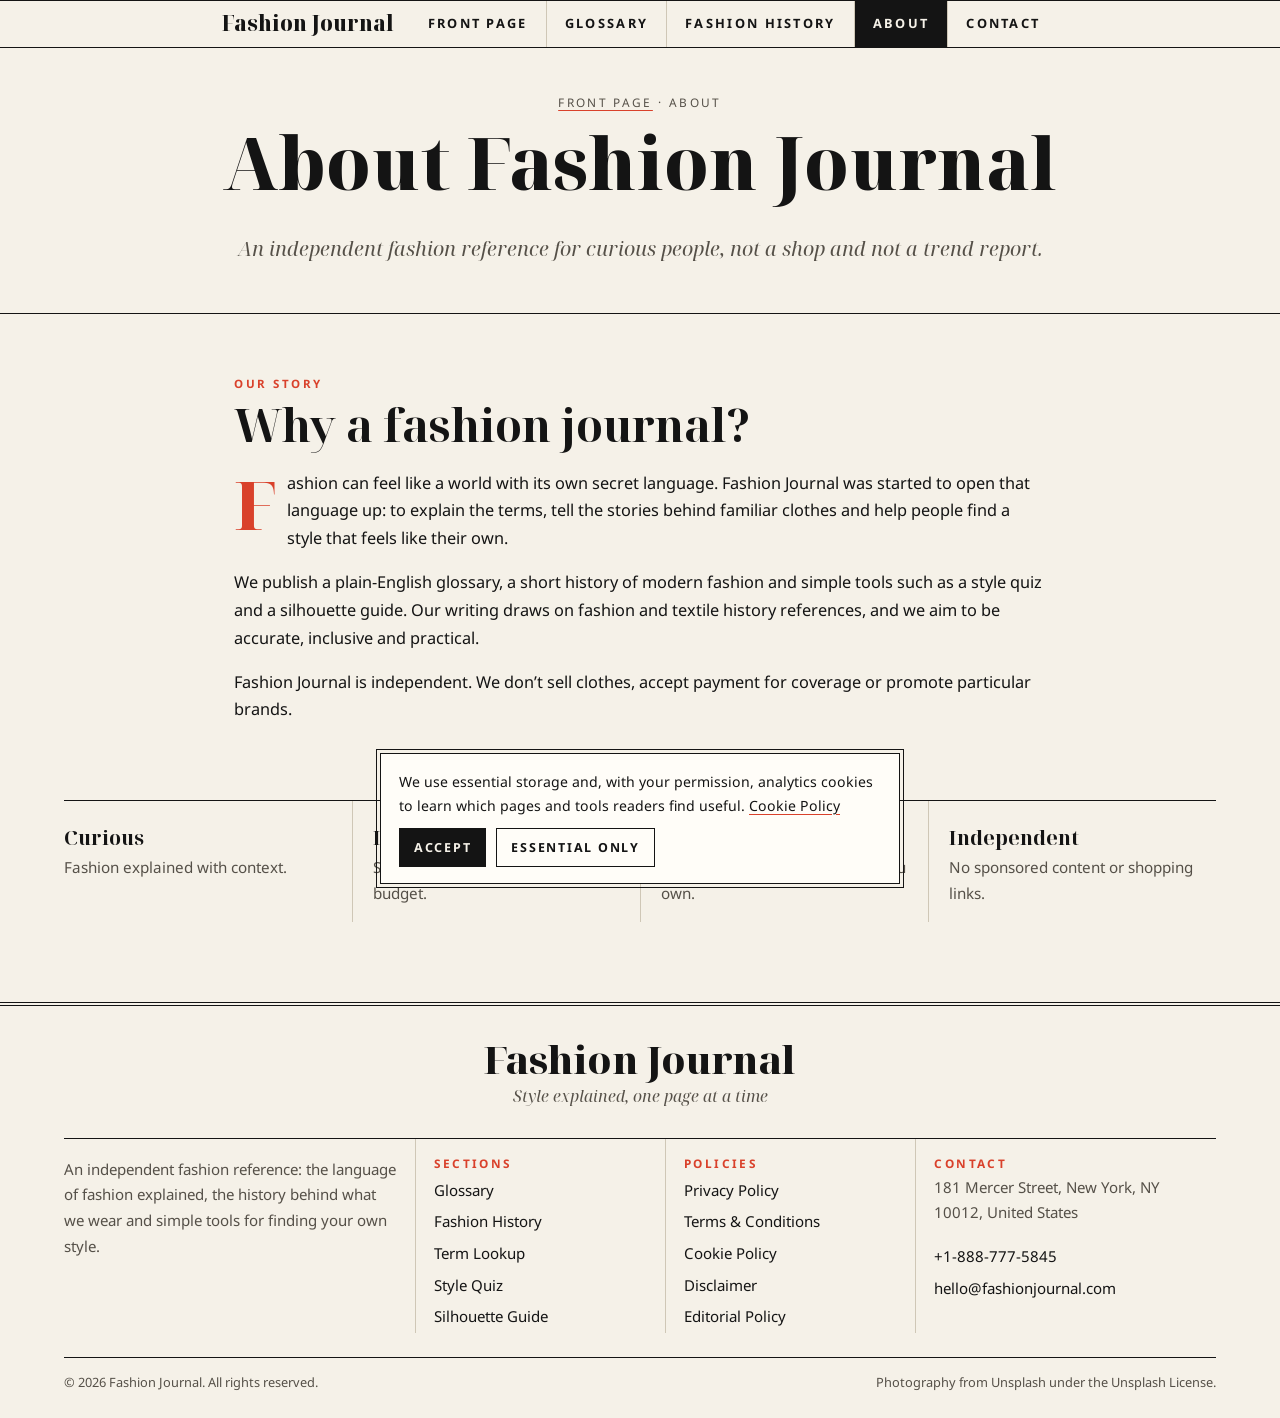
<file: about.html>
<!DOCTYPE html>
<html lang="en">
<head>
<meta charset="UTF-8">
<meta name="viewport" content="width=device-width, initial-scale=1">
<title>About Fashion Journal | Independent Fashion Reference</title>
<meta name="description" content="Fashion Journal is an independent fashion reference with a plain-English glossary, a short history of modern fashion and simple style tools.">
<meta name="robots" content="index, follow, max-image-preview:large">
<link rel="canonical" href="https://fashionjournal.com/about.html">
<meta property="og:type" content="website"><meta property="og:site_name" content="Fashion Journal">
<meta property="og:title" content="About Fashion Journal | Independent Fashion Reference"><meta property="og:description" content="Fashion Journal is an independent fashion reference with a plain-English glossary, a short history of modern fashion and simple style tools.">
<meta property="og:url" content="https://fashionjournal.com/about.html"><meta property="og:image" content="https://images.unsplash.com/photo-1515372039744-b8f02a3ae446?auto=format&fit=crop&w=1200&q=75">
<meta name="twitter:card" content="summary_large_image"><meta name="theme-color" content="#141414">
<link rel="icon" href="data:image/svg+xml,%3Csvg xmlns='http://www.w3.org/2000/svg' viewBox='0 0 40 40'%3E%3Crect width='40' height='40' fill='%23141414'/%3E%3Ctext x='20' y='29' text-anchor='middle' font-family='Georgia' font-weight='700' font-size='24' fill='%23F5F1E8'%3EF%3C/text%3E%3Crect x='8' y='33' width='24' height='2' fill='%23D9412B'/%3E%3C/svg%3E">
<link rel="preconnect" href="https://fonts.googleapis.com"><link rel="preconnect" href="https://fonts.gstatic.com" crossorigin><link rel="preconnect" href="https://images.unsplash.com">
<link href="https://fonts.googleapis.com/css2?family=Noto+Sans:wght@400;700&family=Noto+Serif+Display:ital,wght@0,700;0,800;1,400&display=swap" rel="stylesheet">
<link rel="stylesheet" href="assets/css/style.css">
<!-- Google tag (gtag.js) -->
<script async src="https://www.googletagmanager.com/gtag/js?id=G-0LY0HY7L01"></script>
<script>
  window.dataLayer = window.dataLayer || [];
  function gtag(){dataLayer.push(arguments);}
  gtag('js', new Date());
  gtag('config', 'G-0LY0HY7L01');
</script>
<script type="application/ld+json">{"@context": "https://schema.org", "@graph": [{"@type": "Organization", "name": "Fashion Journal", "url": "https://fashionjournal.com", "email": "hello@fashionjournal.com", "telephone": "+1-888-777-5845", "address": {"@type": "PostalAddress", "streetAddress": "181 Mercer Street", "addressLocality": "New York", "addressRegion": "NY", "postalCode": "10012", "addressCountry": "US"}}, {"@type": "AboutPage", "name": "About Fashion Journal", "url": "https://fashionjournal.com/about.html"}]}</script>
</head>
<body>
<a class="skip" href="#main">Skip to content</a>

<header class="hdr">
  <div class="wrap">
    <a class="mini" href="index.html" aria-label="Fashion Journal home" style="display:flex">Fashion Journal</a>
    <nav id="nav" aria-label="Main navigation"><ul class="nav"><li><a href="index.html">Front Page</a></li><li><a href="fashion-glossary.html">Glossary</a></li><li><a href="fashion-history.html">Fashion History</a></li><li><a href="about.html" aria-current="page">About</a></li><li><a href="contact.html">Contact</a></li></ul></nav>
    <button class="burger" aria-label="Open menu" aria-expanded="false" aria-controls="nav"><span></span><span></span><span></span></button>
  </div>
</header>
<main id="main">
<section class="phd"><div class="wrap"><p class="crumbs"><a href="index.html">Front Page</a> &middot; About</p><h1>About Fashion Journal</h1><p class="dek">An independent fashion reference for curious people, not a shop and not a trend report.</p></div></section>
<section><div class="wrap" style="max-width:860px"><span class="kicker">Our story</span><h2>Why a fashion journal?</h2>
<p class="drop">Fashion can feel like a world with its own secret language. Fashion Journal was started to open that language up: to explain the terms, tell the stories behind familiar clothes and help people find a style that feels like their own.</p>
<p>We publish a plain-English glossary, a short history of modern fashion and simple tools such as a style quiz and a silhouette guide. Our writing draws on fashion and textile history references, and we aim to be accurate, inclusive and practical.</p>
<p>Fashion Journal is independent. We don&#8217;t sell clothes, accept payment for coverage or promote particular brands.</p></div></section>
<section style="padding-top:0"><div class="wrap"><div class="vals"><div><b>Curious</b><p>Fashion explained with context.</p></div><div><b>Inclusive</b><p>Style for every body, age and budget.</p></div><div><b>Practical</b><p>Ideas you can use with clothes you own.</p></div><div><b>Independent</b><p>No sponsored content or shopping links.</p></div></div></div></section></main>
<footer class="ftr">
  <div class="wrap">
    <a class="logo" href="index.html"><b style="font-size:2.4rem">Fashion Journal</b><small>Style explained, one page at a time</small></a>
    <div class="ftr-grid">
      <div><p>An independent fashion reference: the language of fashion explained, the history behind what we wear and simple tools for finding your own style.</p></div>
      <div><h4>Sections</h4><a href="fashion-glossary.html">Glossary</a><a href="fashion-history.html">Fashion History</a><a href="index.html#lookup">Term Lookup</a><a href="index.html#quiz">Style Quiz</a><a href="index.html#silhouettes">Silhouette Guide</a></div>
      <div><h4>Policies</h4><a href="privacy-policy.html">Privacy Policy</a><a href="terms-and-conditions.html">Terms &amp; Conditions</a><a href="cookie-policy.html">Cookie Policy</a><a href="disclaimer.html">Disclaimer</a><a href="editorial-policy.html">Editorial Policy</a></div>
      <div><h4>Contact</h4><p style="margin-top:0">181 Mercer Street, New York, NY 10012, United States</p><a href="tel:+18887775845">+1-888-777-5845</a><a href="mailto:hello@fashionjournal.com">hello@fashionjournal.com</a></div>
    </div>
    <div class="ftr-base"><span>&copy; <span id="year">2026</span> Fashion Journal. All rights reserved.</span><span>Photography from Unsplash under the Unsplash License.</span></div>
  </div>
</footer>
<div class="cookie" id="cookie" role="dialog" aria-label="Cookie notice"><p>We use essential storage and, with your permission, analytics cookies to learn which pages and tools readers find useful. <a href="cookie-policy.html">Cookie Policy</a></p><button class="y" data-cookie="accepted">Accept</button><button data-cookie="declined">Essential only</button></div>
<script src="assets/js/main.js" defer></script>
</body>
</html>
</file>
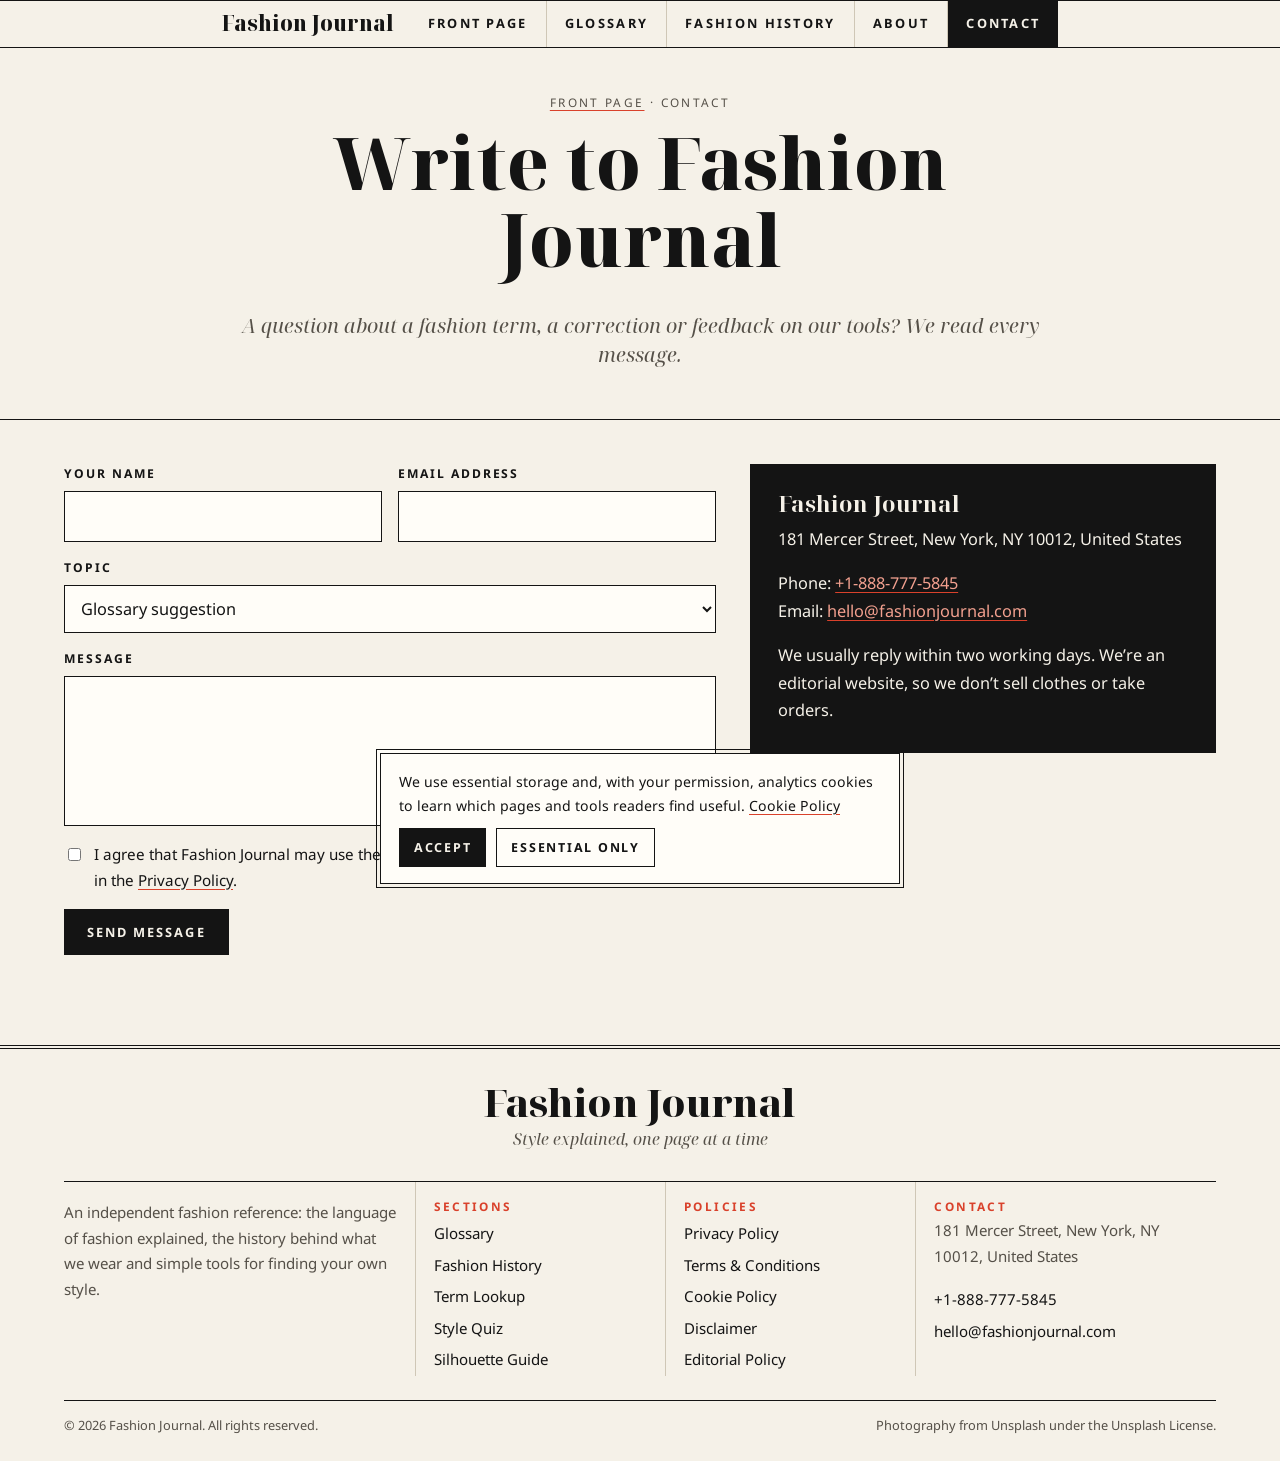
<file: contact.html>
<!DOCTYPE html>
<html lang="en">
<head>
<meta charset="UTF-8">
<meta name="viewport" content="width=device-width, initial-scale=1">
<title>Contact Fashion Journal | Questions &amp; Corrections</title>
<meta name="description" content="Contact Fashion Journal with fashion questions, glossary suggestions or corrections. 181 Mercer Street, New York, NY 10012. Phone +1-888-777-5845.">
<meta name="robots" content="index, follow, max-image-preview:large">
<link rel="canonical" href="https://fashionjournal.com/contact.html">
<meta property="og:type" content="website"><meta property="og:site_name" content="Fashion Journal">
<meta property="og:title" content="Contact Fashion Journal | Questions &amp; Corrections"><meta property="og:description" content="Contact Fashion Journal with fashion questions, glossary suggestions or corrections. 181 Mercer Street, New York, NY 10012. Phone +1-888-777-5845.">
<meta property="og:url" content="https://fashionjournal.com/contact.html"><meta property="og:image" content="https://images.unsplash.com/photo-1515372039744-b8f02a3ae446?auto=format&fit=crop&w=1200&q=75">
<meta name="twitter:card" content="summary_large_image"><meta name="theme-color" content="#141414">
<link rel="icon" href="data:image/svg+xml,%3Csvg xmlns='http://www.w3.org/2000/svg' viewBox='0 0 40 40'%3E%3Crect width='40' height='40' fill='%23141414'/%3E%3Ctext x='20' y='29' text-anchor='middle' font-family='Georgia' font-weight='700' font-size='24' fill='%23F5F1E8'%3EF%3C/text%3E%3Crect x='8' y='33' width='24' height='2' fill='%23D9412B'/%3E%3C/svg%3E">
<link rel="preconnect" href="https://fonts.googleapis.com"><link rel="preconnect" href="https://fonts.gstatic.com" crossorigin><link rel="preconnect" href="https://images.unsplash.com">
<link href="https://fonts.googleapis.com/css2?family=Noto+Sans:wght@400;700&family=Noto+Serif+Display:ital,wght@0,700;0,800;1,400&display=swap" rel="stylesheet">
<link rel="stylesheet" href="assets/css/style.css">
<!-- Google tag (gtag.js) -->
<script async src="https://www.googletagmanager.com/gtag/js?id=G-0LY0HY7L01"></script>
<script>
  window.dataLayer = window.dataLayer || [];
  function gtag(){dataLayer.push(arguments);}
  gtag('js', new Date());
  gtag('config', 'G-0LY0HY7L01');
</script>
<script type="application/ld+json">{"@context": "https://schema.org", "@graph": [{"@type": "Organization", "name": "Fashion Journal", "url": "https://fashionjournal.com", "email": "hello@fashionjournal.com", "telephone": "+1-888-777-5845", "address": {"@type": "PostalAddress", "streetAddress": "181 Mercer Street", "addressLocality": "New York", "addressRegion": "NY", "postalCode": "10012", "addressCountry": "US"}}, {"@type": "ContactPage", "name": "Contact Fashion Journal", "url": "https://fashionjournal.com/contact.html"}]}</script>
</head>
<body>
<a class="skip" href="#main">Skip to content</a>

<header class="hdr">
  <div class="wrap">
    <a class="mini" href="index.html" aria-label="Fashion Journal home" style="display:flex">Fashion Journal</a>
    <nav id="nav" aria-label="Main navigation"><ul class="nav"><li><a href="index.html">Front Page</a></li><li><a href="fashion-glossary.html">Glossary</a></li><li><a href="fashion-history.html">Fashion History</a></li><li><a href="about.html">About</a></li><li><a href="contact.html" aria-current="page">Contact</a></li></ul></nav>
    <button class="burger" aria-label="Open menu" aria-expanded="false" aria-controls="nav"><span></span><span></span><span></span></button>
  </div>
</header>
<main id="main">
<section class="phd"><div class="wrap"><p class="crumbs"><a href="index.html">Front Page</a> &middot; Contact</p><h1>Write to Fashion Journal</h1><p class="dek">A question about a fashion term, a correction or feedback on our tools? We read every message.</p></div></section>
<div class="wrap"><section class="contact">
  <div><form id="cform" data-to="hello@fashionjournal.com" novalidate>
      <div class="two"><div class="fld"><label for="name">Your name</label><input type="text" id="name" name="name" required autocomplete="name"></div>
      <div class="fld"><label for="email">Email address</label><input id="email" name="email" type="email" required autocomplete="email"></div></div>
      <div class="fld"><label for="topic">Topic</label><select id="topic" name="topic"><option>Glossary suggestion</option><option>Style question</option><option>Tool feedback</option><option>Correction</option><option>Something else</option></select></div>
      <div class="fld"><label for="message">Message</label><textarea id="message" name="message" required></textarea></div>
      <div class="hp" aria-hidden="true"><label for="website">Website</label><input type="text" id="website" name="website" tabindex="-1" autocomplete="off"></div>
      <div class="fld agree"><input id="agree" type="checkbox" required><label for="agree">I agree that Fashion Journal may use these details to reply to my message, as described in the <a href="privacy-policy.html">Privacy Policy</a>.</label></div>
      <button class="btn" type="submit">Send message</button><p class="fm" id="fm" hidden></p>
  </form></div>
  <aside class="cbox"><h3>Fashion Journal</h3><p>181 Mercer Street, New York, NY 10012, United States</p><p style="margin-top:10px">Phone: <a href="tel:+18887775845">+1-888-777-5845</a><br>Email: <a href="mailto:hello@fashionjournal.com">hello@fashionjournal.com</a></p><p style="margin:10px 0 0">We usually reply within two working days. We&#8217;re an editorial website, so we don&#8217;t sell clothes or take orders.</p></aside>
</section></div></main>
<footer class="ftr">
  <div class="wrap">
    <a class="logo" href="index.html"><b style="font-size:2.4rem">Fashion Journal</b><small>Style explained, one page at a time</small></a>
    <div class="ftr-grid">
      <div><p>An independent fashion reference: the language of fashion explained, the history behind what we wear and simple tools for finding your own style.</p></div>
      <div><h4>Sections</h4><a href="fashion-glossary.html">Glossary</a><a href="fashion-history.html">Fashion History</a><a href="index.html#lookup">Term Lookup</a><a href="index.html#quiz">Style Quiz</a><a href="index.html#silhouettes">Silhouette Guide</a></div>
      <div><h4>Policies</h4><a href="privacy-policy.html">Privacy Policy</a><a href="terms-and-conditions.html">Terms &amp; Conditions</a><a href="cookie-policy.html">Cookie Policy</a><a href="disclaimer.html">Disclaimer</a><a href="editorial-policy.html">Editorial Policy</a></div>
      <div><h4>Contact</h4><p style="margin-top:0">181 Mercer Street, New York, NY 10012, United States</p><a href="tel:+18887775845">+1-888-777-5845</a><a href="mailto:hello@fashionjournal.com">hello@fashionjournal.com</a></div>
    </div>
    <div class="ftr-base"><span>&copy; <span id="year">2026</span> Fashion Journal. All rights reserved.</span><span>Photography from Unsplash under the Unsplash License.</span></div>
  </div>
</footer>
<div class="cookie" id="cookie" role="dialog" aria-label="Cookie notice"><p>We use essential storage and, with your permission, analytics cookies to learn which pages and tools readers find useful. <a href="cookie-policy.html">Cookie Policy</a></p><button class="y" data-cookie="accepted">Accept</button><button data-cookie="declined">Essential only</button></div>
<script src="assets/js/main.js" defer></script>
</body>
</html>
</file>
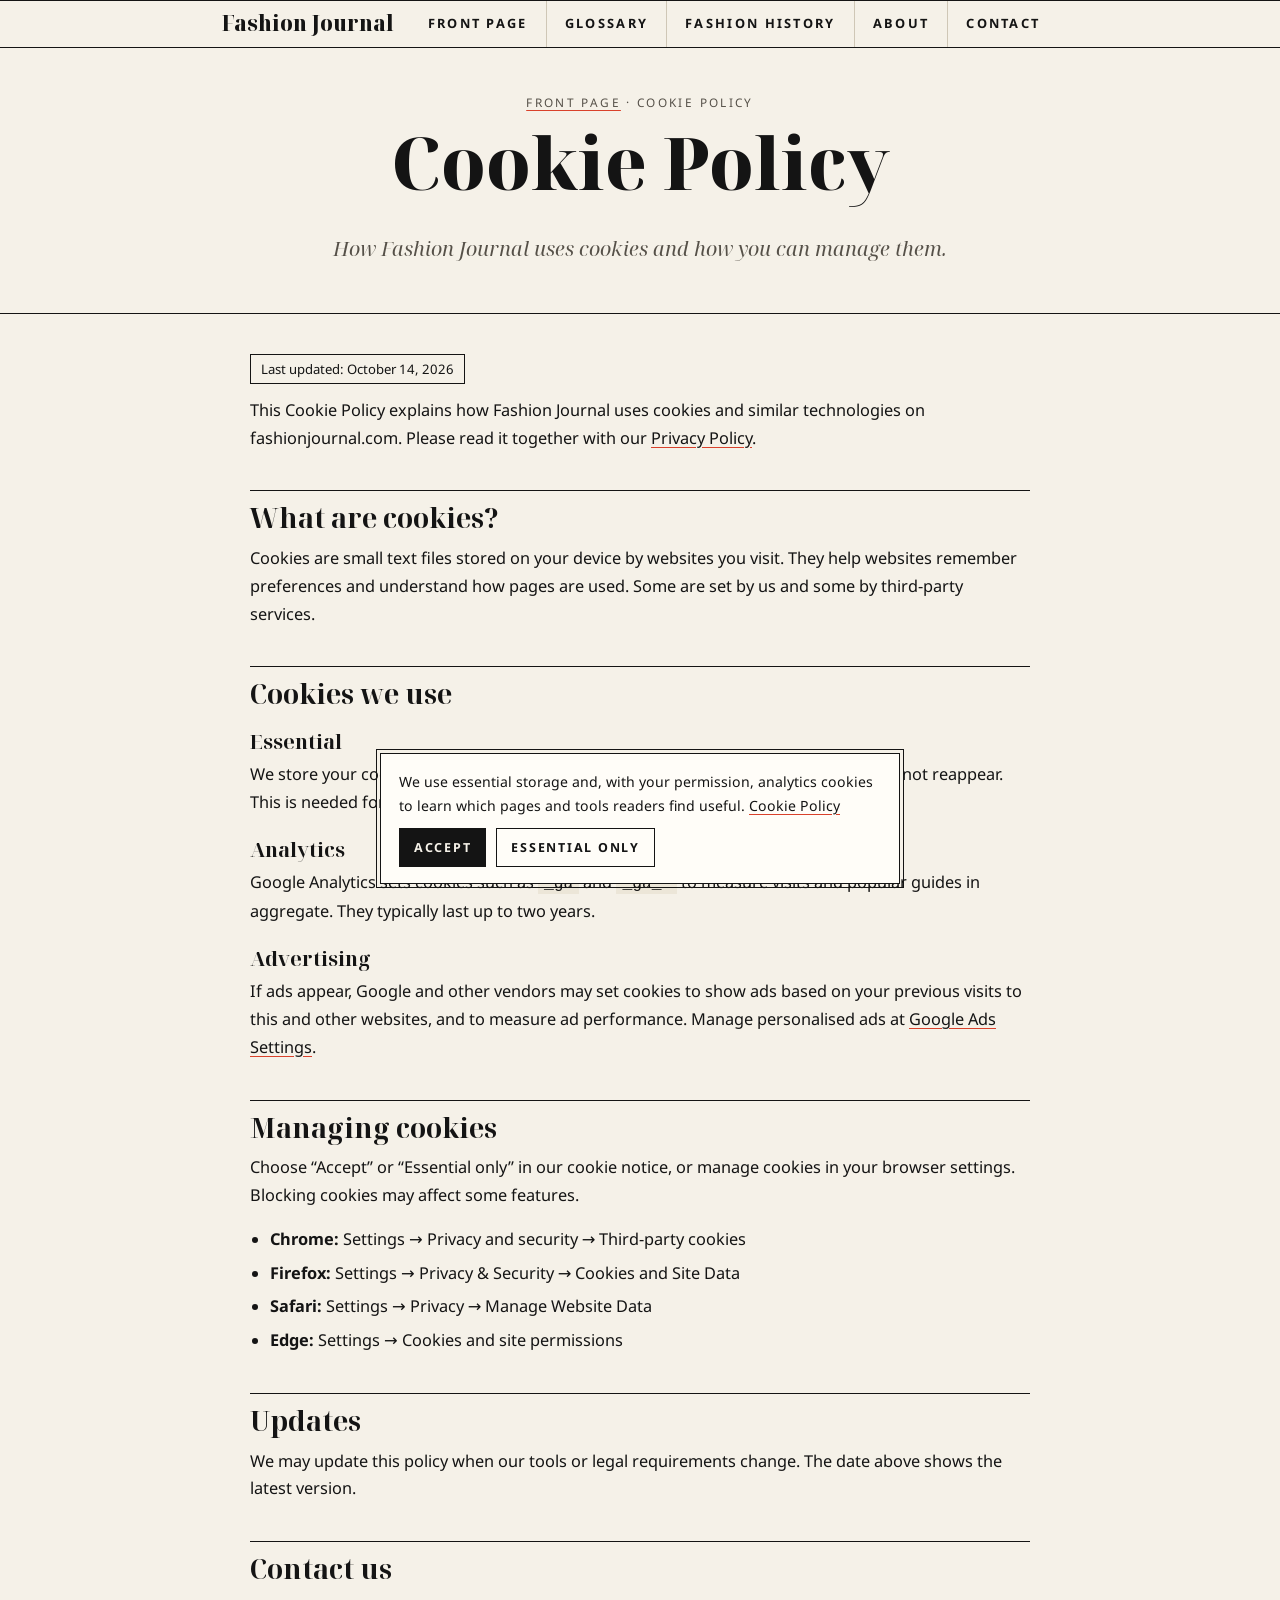
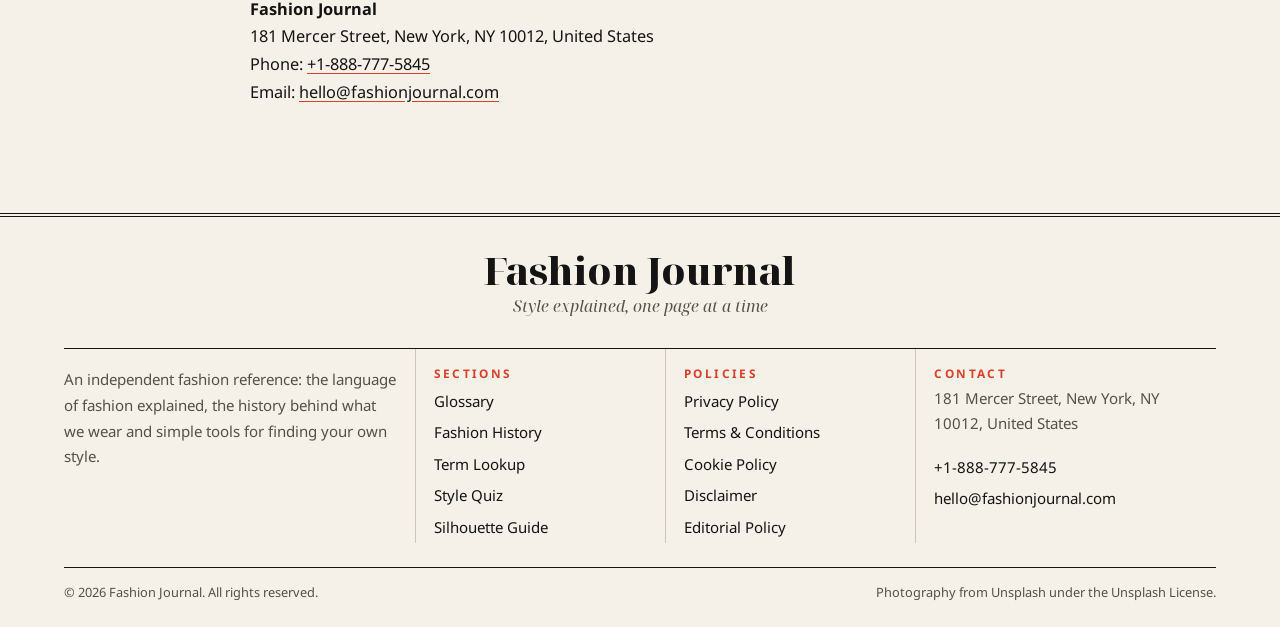
<file: cookie-policy.html>
<!DOCTYPE html>
<html lang="en">
<head>
<meta charset="UTF-8">
<meta name="viewport" content="width=device-width, initial-scale=1">
<title>Cookie Policy | Fashion Journal</title>
<meta name="description" content="Learn which essential, analytics and advertising cookies Fashion Journal uses and how to manage or block cookies in your browser.">
<meta name="robots" content="index, follow, max-image-preview:large">
<link rel="canonical" href="https://fashionjournal.com/cookie-policy.html">
<meta property="og:type" content="website"><meta property="og:site_name" content="Fashion Journal">
<meta property="og:title" content="Cookie Policy | Fashion Journal"><meta property="og:description" content="Learn which essential, analytics and advertising cookies Fashion Journal uses and how to manage or block cookies in your browser.">
<meta property="og:url" content="https://fashionjournal.com/cookie-policy.html"><meta property="og:image" content="https://images.unsplash.com/photo-1515372039744-b8f02a3ae446?auto=format&fit=crop&w=1200&q=75">
<meta name="twitter:card" content="summary_large_image"><meta name="theme-color" content="#141414">
<link rel="icon" href="data:image/svg+xml,%3Csvg xmlns='http://www.w3.org/2000/svg' viewBox='0 0 40 40'%3E%3Crect width='40' height='40' fill='%23141414'/%3E%3Ctext x='20' y='29' text-anchor='middle' font-family='Georgia' font-weight='700' font-size='24' fill='%23F5F1E8'%3EF%3C/text%3E%3Crect x='8' y='33' width='24' height='2' fill='%23D9412B'/%3E%3C/svg%3E">
<link rel="preconnect" href="https://fonts.googleapis.com"><link rel="preconnect" href="https://fonts.gstatic.com" crossorigin><link rel="preconnect" href="https://images.unsplash.com">
<link href="https://fonts.googleapis.com/css2?family=Noto+Sans:wght@400;700&family=Noto+Serif+Display:ital,wght@0,700;0,800;1,400&display=swap" rel="stylesheet">
<link rel="stylesheet" href="assets/css/style.css">
<!-- Google tag (gtag.js) -->
<script async src="https://www.googletagmanager.com/gtag/js?id=G-0LY0HY7L01"></script>
<script>
  window.dataLayer = window.dataLayer || [];
  function gtag(){dataLayer.push(arguments);}
  gtag('js', new Date());
  gtag('config', 'G-0LY0HY7L01');
</script>

</head>
<body>
<a class="skip" href="#main">Skip to content</a>

<header class="hdr">
  <div class="wrap">
    <a class="mini" href="index.html" aria-label="Fashion Journal home" style="display:flex">Fashion Journal</a>
    <nav id="nav" aria-label="Main navigation"><ul class="nav"><li><a href="index.html">Front Page</a></li><li><a href="fashion-glossary.html">Glossary</a></li><li><a href="fashion-history.html">Fashion History</a></li><li><a href="about.html">About</a></li><li><a href="contact.html">Contact</a></li></ul></nav>
    <button class="burger" aria-label="Open menu" aria-expanded="false" aria-controls="nav"><span></span><span></span><span></span></button>
  </div>
</header>
<main id="main">
<section class="phd"><div class="wrap"><p class="crumbs"><a href="index.html">Front Page</a> &middot; Cookie Policy</p><h1>Cookie Policy</h1><p class="dek">How Fashion Journal uses cookies and how you can manage them.</p></div></section><div class="wrap"><article class="prose"><p class="upd">Last updated: October 14, 2026</p>
<p>This Cookie Policy explains how Fashion Journal uses cookies and similar technologies on fashionjournal.com. Please read it together with our <a href="privacy-policy.html">Privacy Policy</a>.</p>
<h2>What are cookies?</h2>
<p>Cookies are small text files stored on your device by websites you visit. They help websites remember preferences and understand how pages are used. Some are set by us and some by third-party services.</p>
<h2>Cookies we use</h2>
<h3>Essential</h3>
<p>We store your cookie-notice choice in your browser&#8217;s local storage so the notice does not reappear. This is needed for the website to work as intended.</p>
<h3>Analytics</h3>
<p>Google Analytics sets cookies such as <code>_ga</code> and <code>_ga_*</code> to measure visits and popular guides in aggregate. They typically last up to two years.</p>
<h3>Advertising</h3>
<p>If ads appear, Google and other vendors may set cookies to show ads based on your previous visits to this and other websites, and to measure ad performance. Manage personalised ads at <a href="https://www.google.com/settings/ads" target="_blank" rel="noopener">Google Ads Settings</a>.</p>
<h2>Managing cookies</h2>
<p>Choose &ldquo;Accept&rdquo; or &ldquo;Essential only&rdquo; in our cookie notice, or manage cookies in your browser settings. Blocking cookies may affect some features.</p>
<ul><li><strong>Chrome:</strong> Settings &rarr; Privacy and security &rarr; Third-party cookies</li><li><strong>Firefox:</strong> Settings &rarr; Privacy &amp; Security &rarr; Cookies and Site Data</li><li><strong>Safari:</strong> Settings &rarr; Privacy &rarr; Manage Website Data</li><li><strong>Edge:</strong> Settings &rarr; Cookies and site permissions</li></ul>
<h2>Updates</h2>
<p>We may update this policy when our tools or legal requirements change. The date above shows the latest version.</p><h2>Contact us</h2><p><strong>Fashion Journal</strong><br>181 Mercer Street, New York, NY 10012, United States<br>Phone: <a href="tel:+18887775845">+1-888-777-5845</a><br>Email: <a href="mailto:hello@fashionjournal.com">hello@fashionjournal.com</a></p></article></div></main>
<footer class="ftr">
  <div class="wrap">
    <a class="logo" href="index.html"><b style="font-size:2.4rem">Fashion Journal</b><small>Style explained, one page at a time</small></a>
    <div class="ftr-grid">
      <div><p>An independent fashion reference: the language of fashion explained, the history behind what we wear and simple tools for finding your own style.</p></div>
      <div><h4>Sections</h4><a href="fashion-glossary.html">Glossary</a><a href="fashion-history.html">Fashion History</a><a href="index.html#lookup">Term Lookup</a><a href="index.html#quiz">Style Quiz</a><a href="index.html#silhouettes">Silhouette Guide</a></div>
      <div><h4>Policies</h4><a href="privacy-policy.html">Privacy Policy</a><a href="terms-and-conditions.html">Terms &amp; Conditions</a><a href="cookie-policy.html">Cookie Policy</a><a href="disclaimer.html">Disclaimer</a><a href="editorial-policy.html">Editorial Policy</a></div>
      <div><h4>Contact</h4><p style="margin-top:0">181 Mercer Street, New York, NY 10012, United States</p><a href="tel:+18887775845">+1-888-777-5845</a><a href="mailto:hello@fashionjournal.com">hello@fashionjournal.com</a></div>
    </div>
    <div class="ftr-base"><span>&copy; <span id="year">2026</span> Fashion Journal. All rights reserved.</span><span>Photography from Unsplash under the Unsplash License.</span></div>
  </div>
</footer>
<div class="cookie" id="cookie" role="dialog" aria-label="Cookie notice"><p>We use essential storage and, with your permission, analytics cookies to learn which pages and tools readers find useful. <a href="cookie-policy.html">Cookie Policy</a></p><button class="y" data-cookie="accepted">Accept</button><button data-cookie="declined">Essential only</button></div>
<script src="assets/js/main.js" defer></script>
</body>
</html>
</file>
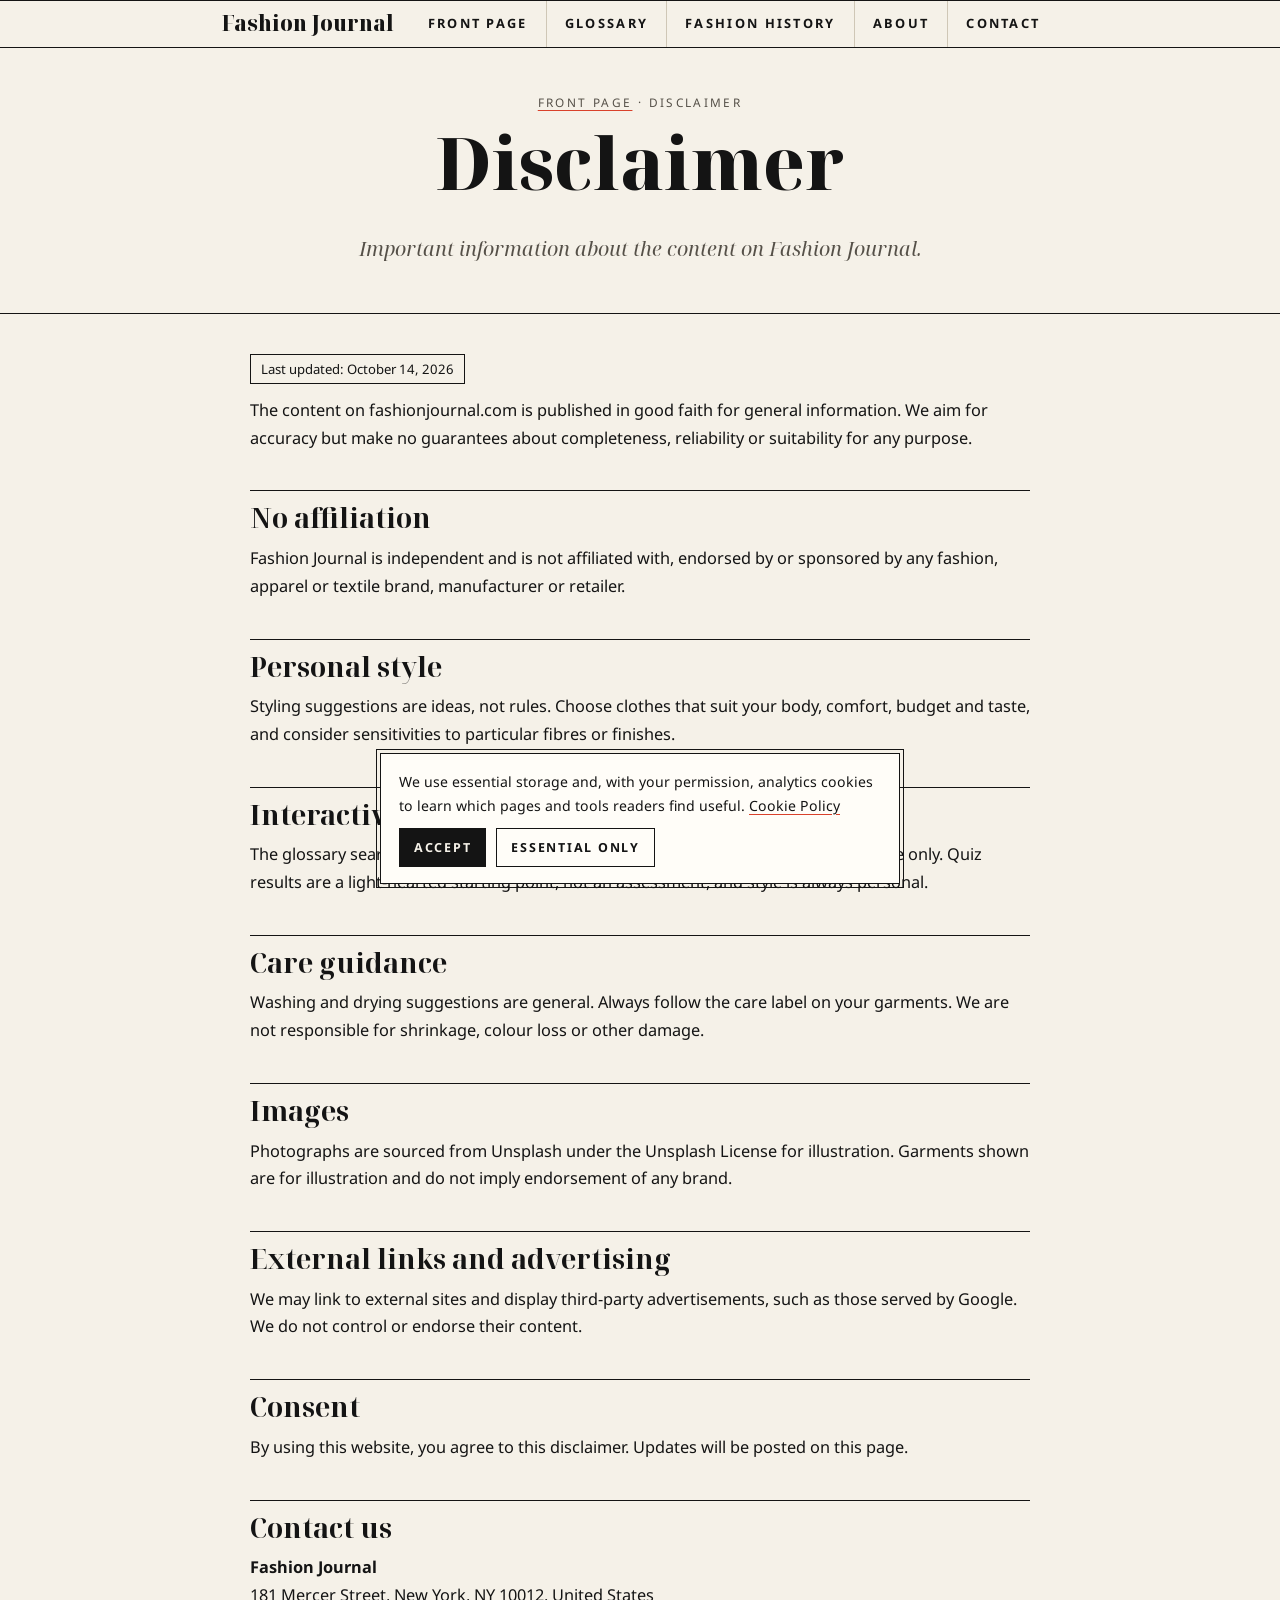
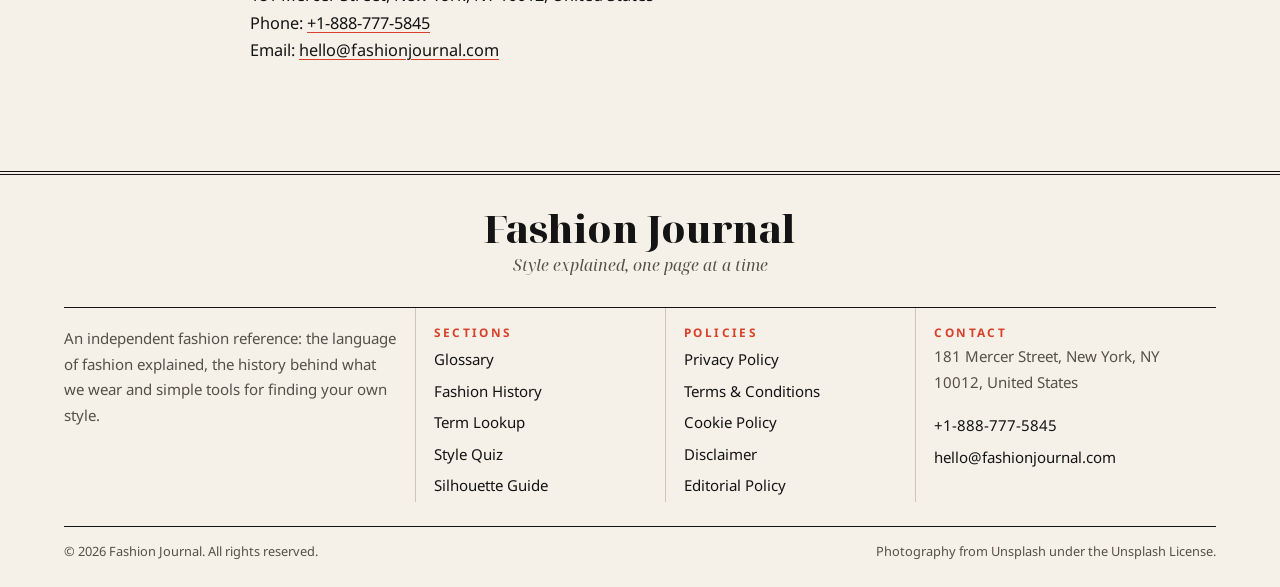
<file: disclaimer.html>
<!DOCTYPE html>
<html lang="en">
<head>
<meta charset="UTF-8">
<meta name="viewport" content="width=device-width, initial-scale=1">
<title>Disclaimer | Fashion Journal</title>
<meta name="description" content="The Fashion Journal disclaimer: general information, no affiliation, personal style, tool estimates, care guidance, images, links and advertising.">
<meta name="robots" content="index, follow, max-image-preview:large">
<link rel="canonical" href="https://fashionjournal.com/disclaimer.html">
<meta property="og:type" content="website"><meta property="og:site_name" content="Fashion Journal">
<meta property="og:title" content="Disclaimer | Fashion Journal"><meta property="og:description" content="The Fashion Journal disclaimer: general information, no affiliation, personal style, tool estimates, care guidance, images, links and advertising.">
<meta property="og:url" content="https://fashionjournal.com/disclaimer.html"><meta property="og:image" content="https://images.unsplash.com/photo-1515372039744-b8f02a3ae446?auto=format&fit=crop&w=1200&q=75">
<meta name="twitter:card" content="summary_large_image"><meta name="theme-color" content="#141414">
<link rel="icon" href="data:image/svg+xml,%3Csvg xmlns='http://www.w3.org/2000/svg' viewBox='0 0 40 40'%3E%3Crect width='40' height='40' fill='%23141414'/%3E%3Ctext x='20' y='29' text-anchor='middle' font-family='Georgia' font-weight='700' font-size='24' fill='%23F5F1E8'%3EF%3C/text%3E%3Crect x='8' y='33' width='24' height='2' fill='%23D9412B'/%3E%3C/svg%3E">
<link rel="preconnect" href="https://fonts.googleapis.com"><link rel="preconnect" href="https://fonts.gstatic.com" crossorigin><link rel="preconnect" href="https://images.unsplash.com">
<link href="https://fonts.googleapis.com/css2?family=Noto+Sans:wght@400;700&family=Noto+Serif+Display:ital,wght@0,700;0,800;1,400&display=swap" rel="stylesheet">
<link rel="stylesheet" href="assets/css/style.css">
<!-- Google tag (gtag.js) -->
<script async src="https://www.googletagmanager.com/gtag/js?id=G-0LY0HY7L01"></script>
<script>
  window.dataLayer = window.dataLayer || [];
  function gtag(){dataLayer.push(arguments);}
  gtag('js', new Date());
  gtag('config', 'G-0LY0HY7L01');
</script>

</head>
<body>
<a class="skip" href="#main">Skip to content</a>

<header class="hdr">
  <div class="wrap">
    <a class="mini" href="index.html" aria-label="Fashion Journal home" style="display:flex">Fashion Journal</a>
    <nav id="nav" aria-label="Main navigation"><ul class="nav"><li><a href="index.html">Front Page</a></li><li><a href="fashion-glossary.html">Glossary</a></li><li><a href="fashion-history.html">Fashion History</a></li><li><a href="about.html">About</a></li><li><a href="contact.html">Contact</a></li></ul></nav>
    <button class="burger" aria-label="Open menu" aria-expanded="false" aria-controls="nav"><span></span><span></span><span></span></button>
  </div>
</header>
<main id="main">
<section class="phd"><div class="wrap"><p class="crumbs"><a href="index.html">Front Page</a> &middot; Disclaimer</p><h1>Disclaimer</h1><p class="dek">Important information about the content on Fashion Journal.</p></div></section><div class="wrap"><article class="prose"><p class="upd">Last updated: October 14, 2026</p>
<p>The content on fashionjournal.com is published in good faith for general information. We aim for accuracy but make no guarantees about completeness, reliability or suitability for any purpose.</p>
<h2>No affiliation</h2>
<p>Fashion Journal is independent and is not affiliated with, endorsed by or sponsored by any fashion, apparel or textile brand, manufacturer or retailer.</p>
<h2>Personal style</h2>
<p>Styling suggestions are ideas, not rules. Choose clothes that suit your body, comfort, budget and taste, and consider sensitivities to particular fibres or finishes.</p>
<h2>Interactive tools</h2>
<p>The glossary search, style quiz and silhouette guide offer general, illustrative guidance only. Quiz results are a light-hearted starting point, not an assessment, and style is always personal.</p>
<h2>Care guidance</h2>
<p>Washing and drying suggestions are general. Always follow the care label on your garments. We are not responsible for shrinkage, colour loss or other damage.</p>
<h2>Images</h2>
<p>Photographs are sourced from Unsplash under the Unsplash License for illustration. Garments shown are for illustration and do not imply endorsement of any brand.</p>
<h2>External links and advertising</h2>
<p>We may link to external sites and display third-party advertisements, such as those served by Google. We do not control or endorse their content.</p>
<h2>Consent</h2>
<p>By using this website, you agree to this disclaimer. Updates will be posted on this page.</p><h2>Contact us</h2><p><strong>Fashion Journal</strong><br>181 Mercer Street, New York, NY 10012, United States<br>Phone: <a href="tel:+18887775845">+1-888-777-5845</a><br>Email: <a href="mailto:hello@fashionjournal.com">hello@fashionjournal.com</a></p></article></div></main>
<footer class="ftr">
  <div class="wrap">
    <a class="logo" href="index.html"><b style="font-size:2.4rem">Fashion Journal</b><small>Style explained, one page at a time</small></a>
    <div class="ftr-grid">
      <div><p>An independent fashion reference: the language of fashion explained, the history behind what we wear and simple tools for finding your own style.</p></div>
      <div><h4>Sections</h4><a href="fashion-glossary.html">Glossary</a><a href="fashion-history.html">Fashion History</a><a href="index.html#lookup">Term Lookup</a><a href="index.html#quiz">Style Quiz</a><a href="index.html#silhouettes">Silhouette Guide</a></div>
      <div><h4>Policies</h4><a href="privacy-policy.html">Privacy Policy</a><a href="terms-and-conditions.html">Terms &amp; Conditions</a><a href="cookie-policy.html">Cookie Policy</a><a href="disclaimer.html">Disclaimer</a><a href="editorial-policy.html">Editorial Policy</a></div>
      <div><h4>Contact</h4><p style="margin-top:0">181 Mercer Street, New York, NY 10012, United States</p><a href="tel:+18887775845">+1-888-777-5845</a><a href="mailto:hello@fashionjournal.com">hello@fashionjournal.com</a></div>
    </div>
    <div class="ftr-base"><span>&copy; <span id="year">2026</span> Fashion Journal. All rights reserved.</span><span>Photography from Unsplash under the Unsplash License.</span></div>
  </div>
</footer>
<div class="cookie" id="cookie" role="dialog" aria-label="Cookie notice"><p>We use essential storage and, with your permission, analytics cookies to learn which pages and tools readers find useful. <a href="cookie-policy.html">Cookie Policy</a></p><button class="y" data-cookie="accepted">Accept</button><button data-cookie="declined">Essential only</button></div>
<script src="assets/js/main.js" defer></script>
</body>
</html>
</file>
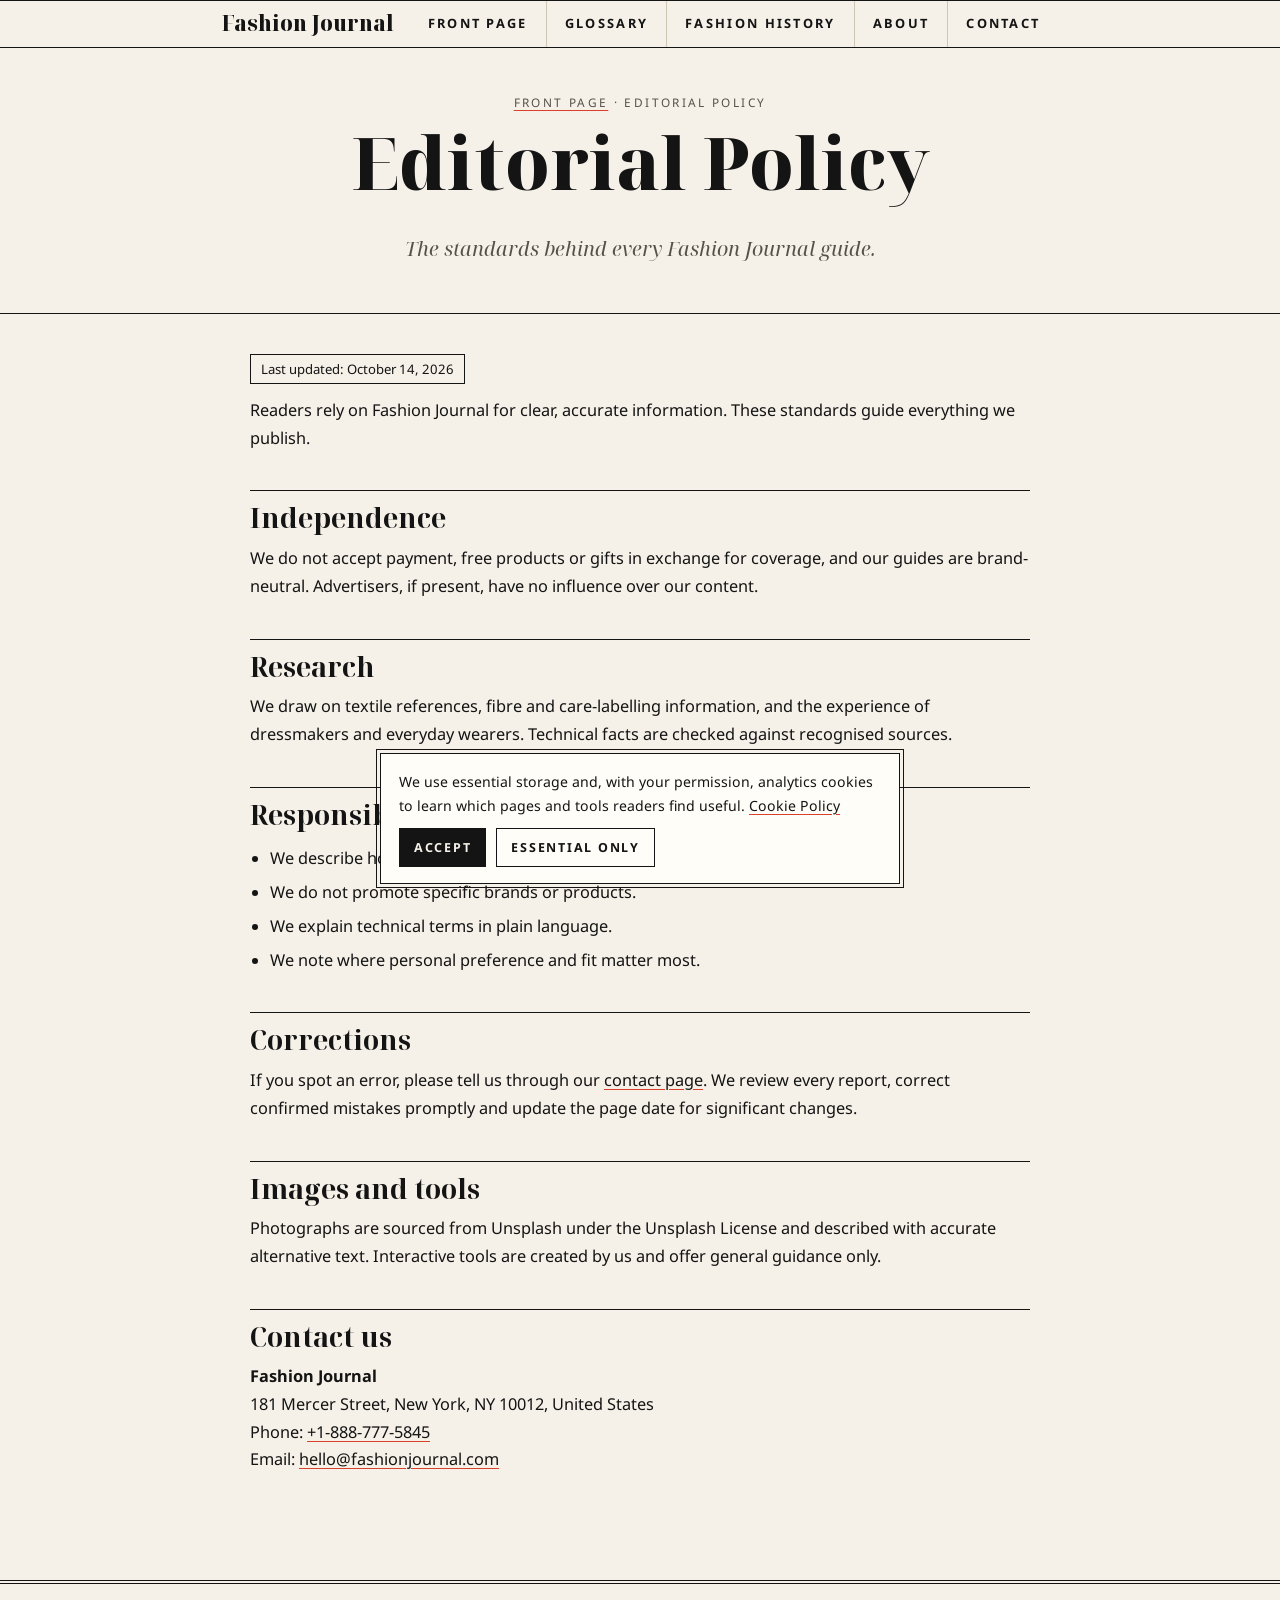
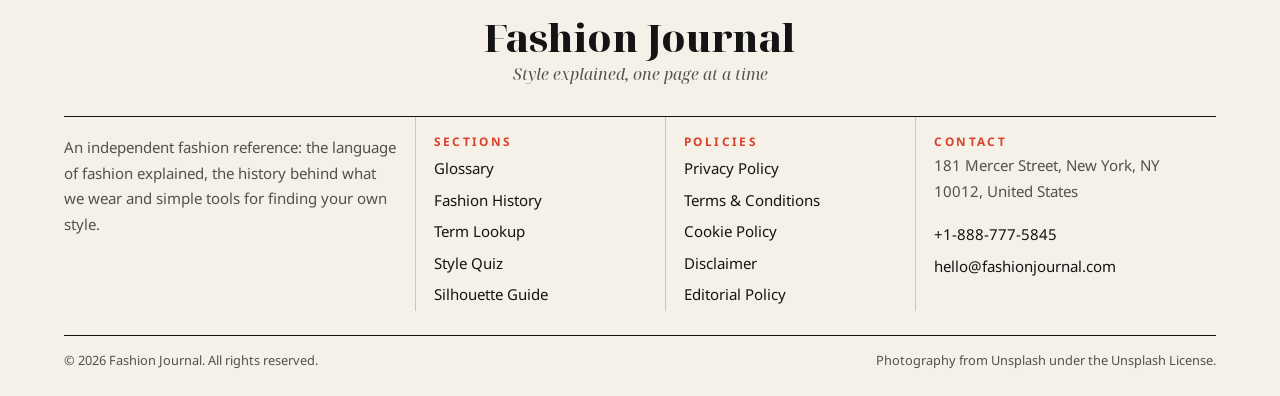
<file: editorial-policy.html>
<!DOCTYPE html>
<html lang="en">
<head>
<meta charset="UTF-8">
<meta name="viewport" content="width=device-width, initial-scale=1">
<title>Editorial Policy | Fashion Journal</title>
<meta name="description" content="How Fashion Journal researches fabrics, textile history and style, stays independent and brand-neutral and corrects errors.">
<meta name="robots" content="index, follow, max-image-preview:large">
<link rel="canonical" href="https://fashionjournal.com/editorial-policy.html">
<meta property="og:type" content="website"><meta property="og:site_name" content="Fashion Journal">
<meta property="og:title" content="Editorial Policy | Fashion Journal"><meta property="og:description" content="How Fashion Journal researches fabrics, textile history and style, stays independent and brand-neutral and corrects errors.">
<meta property="og:url" content="https://fashionjournal.com/editorial-policy.html"><meta property="og:image" content="https://images.unsplash.com/photo-1515372039744-b8f02a3ae446?auto=format&fit=crop&w=1200&q=75">
<meta name="twitter:card" content="summary_large_image"><meta name="theme-color" content="#141414">
<link rel="icon" href="data:image/svg+xml,%3Csvg xmlns='http://www.w3.org/2000/svg' viewBox='0 0 40 40'%3E%3Crect width='40' height='40' fill='%23141414'/%3E%3Ctext x='20' y='29' text-anchor='middle' font-family='Georgia' font-weight='700' font-size='24' fill='%23F5F1E8'%3EF%3C/text%3E%3Crect x='8' y='33' width='24' height='2' fill='%23D9412B'/%3E%3C/svg%3E">
<link rel="preconnect" href="https://fonts.googleapis.com"><link rel="preconnect" href="https://fonts.gstatic.com" crossorigin><link rel="preconnect" href="https://images.unsplash.com">
<link href="https://fonts.googleapis.com/css2?family=Noto+Sans:wght@400;700&family=Noto+Serif+Display:ital,wght@0,700;0,800;1,400&display=swap" rel="stylesheet">
<link rel="stylesheet" href="assets/css/style.css">
<!-- Google tag (gtag.js) -->
<script async src="https://www.googletagmanager.com/gtag/js?id=G-0LY0HY7L01"></script>
<script>
  window.dataLayer = window.dataLayer || [];
  function gtag(){dataLayer.push(arguments);}
  gtag('js', new Date());
  gtag('config', 'G-0LY0HY7L01');
</script>

</head>
<body>
<a class="skip" href="#main">Skip to content</a>

<header class="hdr">
  <div class="wrap">
    <a class="mini" href="index.html" aria-label="Fashion Journal home" style="display:flex">Fashion Journal</a>
    <nav id="nav" aria-label="Main navigation"><ul class="nav"><li><a href="index.html">Front Page</a></li><li><a href="fashion-glossary.html">Glossary</a></li><li><a href="fashion-history.html">Fashion History</a></li><li><a href="about.html">About</a></li><li><a href="contact.html">Contact</a></li></ul></nav>
    <button class="burger" aria-label="Open menu" aria-expanded="false" aria-controls="nav"><span></span><span></span><span></span></button>
  </div>
</header>
<main id="main">
<section class="phd"><div class="wrap"><p class="crumbs"><a href="index.html">Front Page</a> &middot; Editorial Policy</p><h1>Editorial Policy</h1><p class="dek">The standards behind every Fashion Journal guide.</p></div></section><div class="wrap"><article class="prose"><p class="upd">Last updated: October 14, 2026</p>
<p>Readers rely on Fashion Journal for clear, accurate information. These standards guide everything we publish.</p>
<h2>Independence</h2>
<p>We do not accept payment, free products or gifts in exchange for coverage, and our guides are brand-neutral. Advertisers, if present, have no influence over our content.</p>
<h2>Research</h2>
<p>We draw on textile references, fibre and care-labelling information, and the experience of dressmakers and everyday wearers. Technical facts are checked against recognised sources.</p>
<h2>Responsible writing</h2>
<ul><li>We describe how fabrics generally behave rather than making absolute claims.</li><li>We do not promote specific brands or products.</li><li>We explain technical terms in plain language.</li><li>We note where personal preference and fit matter most.</li></ul>
<h2>Corrections</h2>
<p>If you spot an error, please tell us through our <a href="contact.html">contact page</a>. We review every report, correct confirmed mistakes promptly and update the page date for significant changes.</p>
<h2>Images and tools</h2>
<p>Photographs are sourced from Unsplash under the Unsplash License and described with accurate alternative text. Interactive tools are created by us and offer general guidance only.</p><h2>Contact us</h2><p><strong>Fashion Journal</strong><br>181 Mercer Street, New York, NY 10012, United States<br>Phone: <a href="tel:+18887775845">+1-888-777-5845</a><br>Email: <a href="mailto:hello@fashionjournal.com">hello@fashionjournal.com</a></p></article></div></main>
<footer class="ftr">
  <div class="wrap">
    <a class="logo" href="index.html"><b style="font-size:2.4rem">Fashion Journal</b><small>Style explained, one page at a time</small></a>
    <div class="ftr-grid">
      <div><p>An independent fashion reference: the language of fashion explained, the history behind what we wear and simple tools for finding your own style.</p></div>
      <div><h4>Sections</h4><a href="fashion-glossary.html">Glossary</a><a href="fashion-history.html">Fashion History</a><a href="index.html#lookup">Term Lookup</a><a href="index.html#quiz">Style Quiz</a><a href="index.html#silhouettes">Silhouette Guide</a></div>
      <div><h4>Policies</h4><a href="privacy-policy.html">Privacy Policy</a><a href="terms-and-conditions.html">Terms &amp; Conditions</a><a href="cookie-policy.html">Cookie Policy</a><a href="disclaimer.html">Disclaimer</a><a href="editorial-policy.html">Editorial Policy</a></div>
      <div><h4>Contact</h4><p style="margin-top:0">181 Mercer Street, New York, NY 10012, United States</p><a href="tel:+18887775845">+1-888-777-5845</a><a href="mailto:hello@fashionjournal.com">hello@fashionjournal.com</a></div>
    </div>
    <div class="ftr-base"><span>&copy; <span id="year">2026</span> Fashion Journal. All rights reserved.</span><span>Photography from Unsplash under the Unsplash License.</span></div>
  </div>
</footer>
<div class="cookie" id="cookie" role="dialog" aria-label="Cookie notice"><p>We use essential storage and, with your permission, analytics cookies to learn which pages and tools readers find useful. <a href="cookie-policy.html">Cookie Policy</a></p><button class="y" data-cookie="accepted">Accept</button><button data-cookie="declined">Essential only</button></div>
<script src="assets/js/main.js" defer></script>
</body>
</html>
</file>
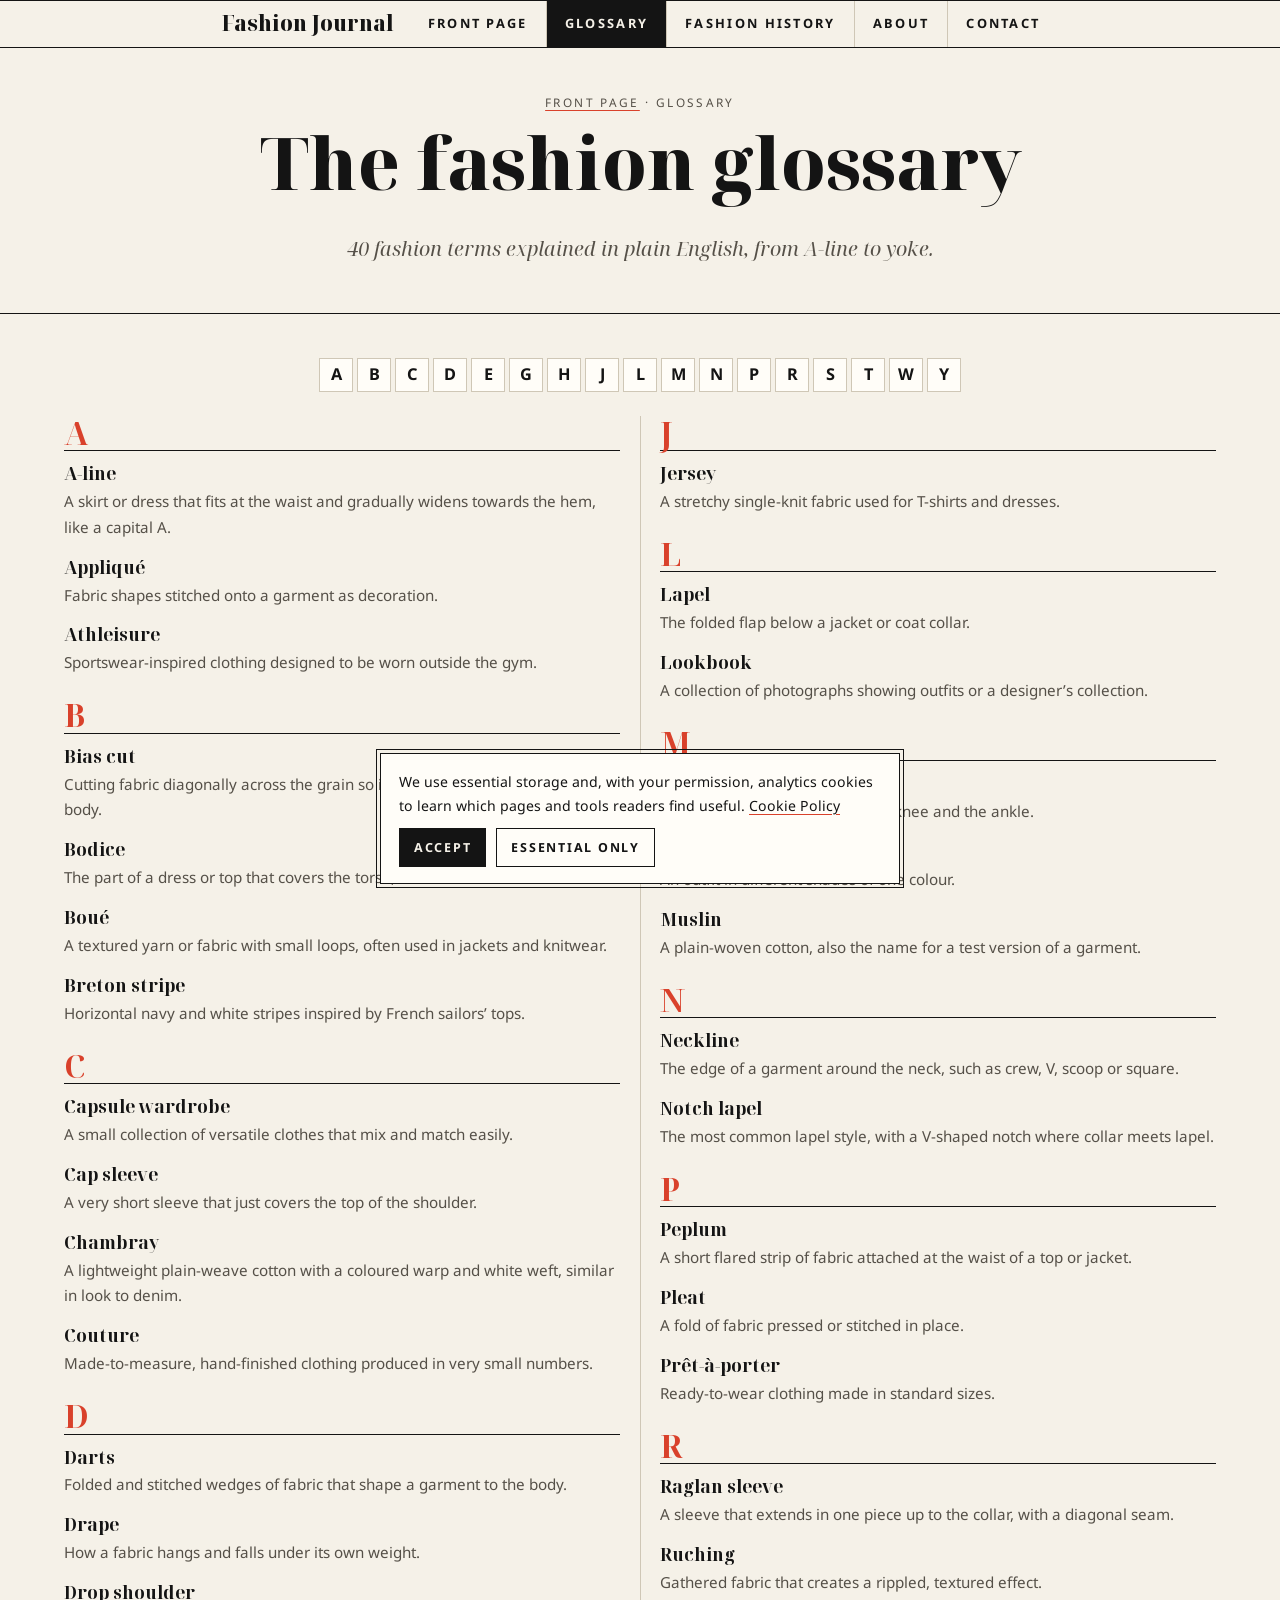
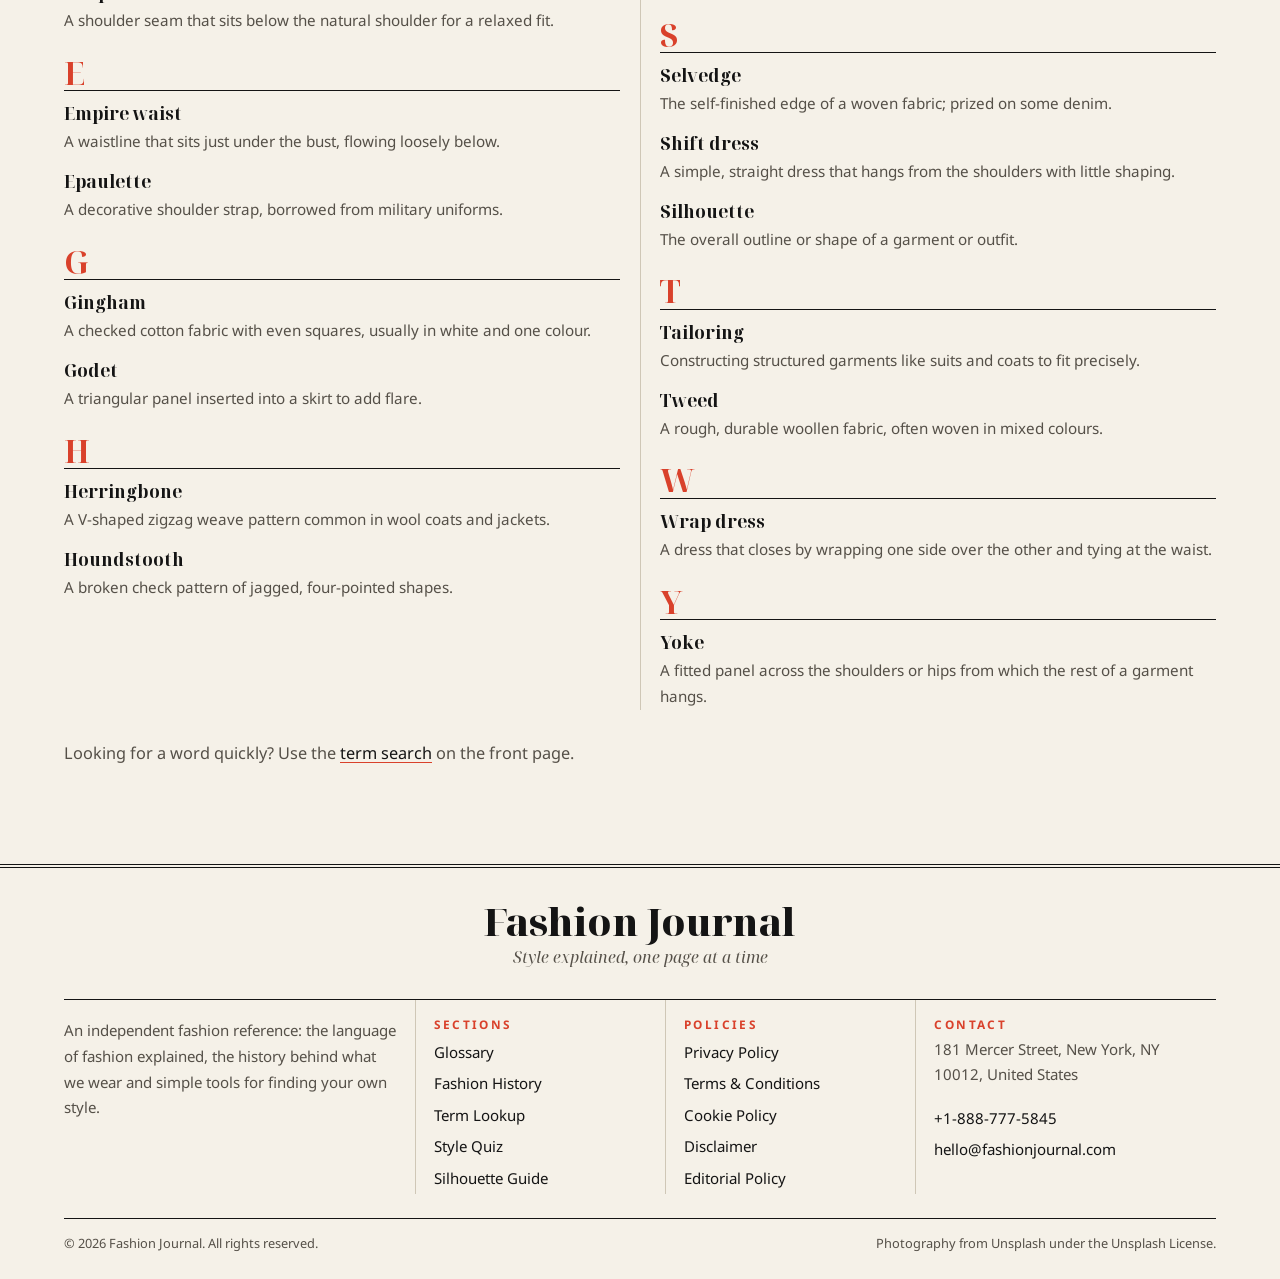
<file: fashion-glossary.html>
<!DOCTYPE html>
<html lang="en">
<head>
<meta charset="UTF-8">
<meta name="viewport" content="width=device-width, initial-scale=1">
<title>Fashion Glossary | Fashion Terms Explained A&ndash;Z</title>
<meta name="description" content="A fashion glossary of 40 terms explained in plain English, including A-line, bias cut, empire waist, houndstooth, notch lapel, peplum, raglan sleeve and selvedge.">
<meta name="robots" content="index, follow, max-image-preview:large">
<link rel="canonical" href="https://fashionjournal.com/fashion-glossary.html">
<meta property="og:type" content="website"><meta property="og:site_name" content="Fashion Journal">
<meta property="og:title" content="Fashion Glossary | Fashion Terms Explained A&ndash;Z"><meta property="og:description" content="A fashion glossary of 40 terms explained in plain English, including A-line, bias cut, empire waist, houndstooth, notch lapel, peplum, raglan sleeve and selvedge.">
<meta property="og:url" content="https://fashionjournal.com/fashion-glossary.html"><meta property="og:image" content="https://images.unsplash.com/photo-1708397016786-8916880649b8?auto=format&fit=crop&w=1200&q=75">
<meta name="twitter:card" content="summary_large_image"><meta name="theme-color" content="#141414">
<link rel="icon" href="data:image/svg+xml,%3Csvg xmlns='http://www.w3.org/2000/svg' viewBox='0 0 40 40'%3E%3Crect width='40' height='40' fill='%23141414'/%3E%3Ctext x='20' y='29' text-anchor='middle' font-family='Georgia' font-weight='700' font-size='24' fill='%23F5F1E8'%3EF%3C/text%3E%3Crect x='8' y='33' width='24' height='2' fill='%23D9412B'/%3E%3C/svg%3E">
<link rel="preconnect" href="https://fonts.googleapis.com"><link rel="preconnect" href="https://fonts.gstatic.com" crossorigin><link rel="preconnect" href="https://images.unsplash.com">
<link href="https://fonts.googleapis.com/css2?family=Noto+Sans:wght@400;700&family=Noto+Serif+Display:ital,wght@0,700;0,800;1,400&display=swap" rel="stylesheet">
<link rel="stylesheet" href="assets/css/style.css">
<!-- Google tag (gtag.js) -->
<script async src="https://www.googletagmanager.com/gtag/js?id=G-0LY0HY7L01"></script>
<script>
  window.dataLayer = window.dataLayer || [];
  function gtag(){dataLayer.push(arguments);}
  gtag('js', new Date());
  gtag('config', 'G-0LY0HY7L01');
</script>
<script type="application/ld+json">{"@context": "https://schema.org", "@graph": [{"@type": "Organization", "name": "Fashion Journal", "url": "https://fashionjournal.com", "email": "hello@fashionjournal.com", "telephone": "+1-888-777-5845", "address": {"@type": "PostalAddress", "streetAddress": "181 Mercer Street", "addressLocality": "New York", "addressRegion": "NY", "postalCode": "10012", "addressCountry": "US"}}, {"@type": "DefinedTermSet", "name": "Fashion glossary", "hasDefinedTerm": [{"@type": "DefinedTerm", "name": "A-line", "description": "A skirt or dress that fits at the waist and gradually widens towards the hem, like a capital A."}, {"@type": "DefinedTerm", "name": "Appliqué", "description": "Fabric shapes stitched onto a garment as decoration."}, {"@type": "DefinedTerm", "name": "Athleisure", "description": "Sportswear-inspired clothing designed to be worn outside the gym."}, {"@type": "DefinedTerm", "name": "Bias cut", "description": "Cutting fabric diagonally across the grain so it drapes and clings softly to the body."}, {"@type": "DefinedTerm", "name": "Bodice", "description": "The part of a dress or top that covers the torso, from shoulders to waist."}, {"@type": "DefinedTerm", "name": "Boué", "description": "A textured yarn or fabric with small loops, often used in jackets and knitwear."}, {"@type": "DefinedTerm", "name": "Breton stripe", "description": "Horizontal navy and white stripes inspired by French sailors’ tops."}, {"@type": "DefinedTerm", "name": "Capsule wardrobe", "description": "A small collection of versatile clothes that mix and match easily."}, {"@type": "DefinedTerm", "name": "Cap sleeve", "description": "A very short sleeve that just covers the top of the shoulder."}, {"@type": "DefinedTerm", "name": "Chambray", "description": "A lightweight plain-weave cotton with a coloured warp and white weft, similar in look to denim."}, {"@type": "DefinedTerm", "name": "Couture", "description": "Made-to-measure, hand-finished clothing produced in very small numbers."}, {"@type": "DefinedTerm", "name": "Darts", "description": "Folded and stitched wedges of fabric that shape a garment to the body."}, {"@type": "DefinedTerm", "name": "Drape", "description": "How a fabric hangs and falls under its own weight."}, {"@type": "DefinedTerm", "name": "Drop shoulder", "description": "A shoulder seam that sits below the natural shoulder for a relaxed fit."}, {"@type": "DefinedTerm", "name": "Empire waist", "description": "A waistline that sits just under the bust, flowing loosely below."}, {"@type": "DefinedTerm", "name": "Epaulette", "description": "A decorative shoulder strap, borrowed from military uniforms."}, {"@type": "DefinedTerm", "name": "Gingham", "description": "A checked cotton fabric with even squares, usually in white and one colour."}, {"@type": "DefinedTerm", "name": "Godet", "description": "A triangular panel inserted into a skirt to add flare."}, {"@type": "DefinedTerm", "name": "Herringbone", "description": "A V-shaped zigzag weave pattern common in wool coats and jackets."}, {"@type": "DefinedTerm", "name": "Houndstooth", "description": "A broken check pattern of jagged, four-pointed shapes."}, {"@type": "DefinedTerm", "name": "Jersey", "description": "A stretchy single-knit fabric used for T-shirts and dresses."}, {"@type": "DefinedTerm", "name": "Lapel", "description": "The folded flap below a jacket or coat collar."}, {"@type": "DefinedTerm", "name": "Lookbook", "description": "A collection of photographs showing outfits or a designer’s collection."}, {"@type": "DefinedTerm", "name": "Midi", "description": "A hemline that falls between the knee and the ankle."}, {"@type": "DefinedTerm", "name": "Monochrome", "description": "An outfit in different shades of one colour."}, {"@type": "DefinedTerm", "name": "Muslin", "description": "A plain-woven cotton, also the name for a test version of a garment."}, {"@type": "DefinedTerm", "name": "Neckline", "description": "The edge of a garment around the neck, such as crew, V, scoop or square."}, {"@type": "DefinedTerm", "name": "Notch lapel", "description": "The most common lapel style, with a V-shaped notch where collar meets lapel."}, {"@type": "DefinedTerm", "name": "Peplum", "description": "A short flared strip of fabric attached at the waist of a top or jacket."}, {"@type": "DefinedTerm", "name": "Pleat", "description": "A fold of fabric pressed or stitched in place."}, {"@type": "DefinedTerm", "name": "Prêt-à-porter", "description": "Ready-to-wear clothing made in standard sizes."}, {"@type": "DefinedTerm", "name": "Raglan sleeve", "description": "A sleeve that extends in one piece up to the collar, with a diagonal seam."}, {"@type": "DefinedTerm", "name": "Ruching", "description": "Gathered fabric that creates a rippled, textured effect."}, {"@type": "DefinedTerm", "name": "Selvedge", "description": "The self-finished edge of a woven fabric; prized on some denim."}, {"@type": "DefinedTerm", "name": "Shift dress", "description": "A simple, straight dress that hangs from the shoulders with little shaping."}, {"@type": "DefinedTerm", "name": "Silhouette", "description": "The overall outline or shape of a garment or outfit."}, {"@type": "DefinedTerm", "name": "Tailoring", "description": "Constructing structured garments like suits and coats to fit precisely."}, {"@type": "DefinedTerm", "name": "Tweed", "description": "A rough, durable woollen fabric, often woven in mixed colours."}, {"@type": "DefinedTerm", "name": "Wrap dress", "description": "A dress that closes by wrapping one side over the other and tying at the waist."}, {"@type": "DefinedTerm", "name": "Yoke", "description": "A fitted panel across the shoulders or hips from which the rest of a garment hangs."}]}]}</script>
</head>
<body>
<a class="skip" href="#main">Skip to content</a>

<header class="hdr">
  <div class="wrap">
    <a class="mini" href="index.html" aria-label="Fashion Journal home" style="display:flex">Fashion Journal</a>
    <nav id="nav" aria-label="Main navigation"><ul class="nav"><li><a href="index.html">Front Page</a></li><li><a href="fashion-glossary.html" aria-current="page">Glossary</a></li><li><a href="fashion-history.html">Fashion History</a></li><li><a href="about.html">About</a></li><li><a href="contact.html">Contact</a></li></ul></nav>
    <button class="burger" aria-label="Open menu" aria-expanded="false" aria-controls="nav"><span></span><span></span><span></span></button>
  </div>
</header>
<main id="main">
<section class="phd"><div class="wrap"><p class="crumbs"><a href="index.html">Front Page</a> &middot; Glossary</p><h1>The fashion glossary</h1><p class="dek">40 fashion terms explained in plain English, from A-line to yoke.</p></div></section>
<section style="padding-top:30px"><div class="wrap"><p class="letters" style="justify-content:center"><a href="#letter-A" style="display:inline-grid;place-items:center;width:34px;height:34px;border:1px solid var(--line);text-decoration:none;font-weight:700;background:var(--white)">A</a><a href="#letter-B" style="display:inline-grid;place-items:center;width:34px;height:34px;border:1px solid var(--line);text-decoration:none;font-weight:700;background:var(--white)">B</a><a href="#letter-C" style="display:inline-grid;place-items:center;width:34px;height:34px;border:1px solid var(--line);text-decoration:none;font-weight:700;background:var(--white)">C</a><a href="#letter-D" style="display:inline-grid;place-items:center;width:34px;height:34px;border:1px solid var(--line);text-decoration:none;font-weight:700;background:var(--white)">D</a><a href="#letter-E" style="display:inline-grid;place-items:center;width:34px;height:34px;border:1px solid var(--line);text-decoration:none;font-weight:700;background:var(--white)">E</a><a href="#letter-G" style="display:inline-grid;place-items:center;width:34px;height:34px;border:1px solid var(--line);text-decoration:none;font-weight:700;background:var(--white)">G</a><a href="#letter-H" style="display:inline-grid;place-items:center;width:34px;height:34px;border:1px solid var(--line);text-decoration:none;font-weight:700;background:var(--white)">H</a><a href="#letter-J" style="display:inline-grid;place-items:center;width:34px;height:34px;border:1px solid var(--line);text-decoration:none;font-weight:700;background:var(--white)">J</a><a href="#letter-L" style="display:inline-grid;place-items:center;width:34px;height:34px;border:1px solid var(--line);text-decoration:none;font-weight:700;background:var(--white)">L</a><a href="#letter-M" style="display:inline-grid;place-items:center;width:34px;height:34px;border:1px solid var(--line);text-decoration:none;font-weight:700;background:var(--white)">M</a><a href="#letter-N" style="display:inline-grid;place-items:center;width:34px;height:34px;border:1px solid var(--line);text-decoration:none;font-weight:700;background:var(--white)">N</a><a href="#letter-P" style="display:inline-grid;place-items:center;width:34px;height:34px;border:1px solid var(--line);text-decoration:none;font-weight:700;background:var(--white)">P</a><a href="#letter-R" style="display:inline-grid;place-items:center;width:34px;height:34px;border:1px solid var(--line);text-decoration:none;font-weight:700;background:var(--white)">R</a><a href="#letter-S" style="display:inline-grid;place-items:center;width:34px;height:34px;border:1px solid var(--line);text-decoration:none;font-weight:700;background:var(--white)">S</a><a href="#letter-T" style="display:inline-grid;place-items:center;width:34px;height:34px;border:1px solid var(--line);text-decoration:none;font-weight:700;background:var(--white)">T</a><a href="#letter-W" style="display:inline-grid;place-items:center;width:34px;height:34px;border:1px solid var(--line);text-decoration:none;font-weight:700;background:var(--white)">W</a><a href="#letter-Y" style="display:inline-grid;place-items:center;width:34px;height:34px;border:1px solid var(--line);text-decoration:none;font-weight:700;background:var(--white)">Y</a></p>
<div class="gloss"><h3 id="letter-A">A</h3><dl><dt>A-line</dt><dd>A skirt or dress that fits at the waist and gradually widens towards the hem, like a capital A.</dd><dt>Appliqu&eacute;</dt><dd>Fabric shapes stitched onto a garment as decoration.</dd><dt>Athleisure</dt><dd>Sportswear-inspired clothing designed to be worn outside the gym.</dd></dl><h3 id="letter-B">B</h3><dl><dt>Bias cut</dt><dd>Cutting fabric diagonally across the grain so it drapes and clings softly to the body.</dd><dt>Bodice</dt><dd>The part of a dress or top that covers the torso, from shoulders to waist.</dd><dt>Bou&eacute;</dt><dd>A textured yarn or fabric with small loops, often used in jackets and knitwear.</dd><dt>Breton stripe</dt><dd>Horizontal navy and white stripes inspired by French sailors&#8217; tops.</dd></dl><h3 id="letter-C">C</h3><dl><dt>Capsule wardrobe</dt><dd>A small collection of versatile clothes that mix and match easily.</dd><dt>Cap sleeve</dt><dd>A very short sleeve that just covers the top of the shoulder.</dd><dt>Chambray</dt><dd>A lightweight plain-weave cotton with a coloured warp and white weft, similar in look to denim.</dd><dt>Couture</dt><dd>Made-to-measure, hand-finished clothing produced in very small numbers.</dd></dl><h3 id="letter-D">D</h3><dl><dt>Darts</dt><dd>Folded and stitched wedges of fabric that shape a garment to the body.</dd><dt>Drape</dt><dd>How a fabric hangs and falls under its own weight.</dd><dt>Drop shoulder</dt><dd>A shoulder seam that sits below the natural shoulder for a relaxed fit.</dd></dl><h3 id="letter-E">E</h3><dl><dt>Empire waist</dt><dd>A waistline that sits just under the bust, flowing loosely below.</dd><dt>Epaulette</dt><dd>A decorative shoulder strap, borrowed from military uniforms.</dd></dl><h3 id="letter-G">G</h3><dl><dt>Gingham</dt><dd>A checked cotton fabric with even squares, usually in white and one colour.</dd><dt>Godet</dt><dd>A triangular panel inserted into a skirt to add flare.</dd></dl><h3 id="letter-H">H</h3><dl><dt>Herringbone</dt><dd>A V-shaped zigzag weave pattern common in wool coats and jackets.</dd><dt>Houndstooth</dt><dd>A broken check pattern of jagged, four-pointed shapes.</dd></dl><h3 id="letter-J">J</h3><dl><dt>Jersey</dt><dd>A stretchy single-knit fabric used for T-shirts and dresses.</dd></dl><h3 id="letter-L">L</h3><dl><dt>Lapel</dt><dd>The folded flap below a jacket or coat collar.</dd><dt>Lookbook</dt><dd>A collection of photographs showing outfits or a designer&#8217;s collection.</dd></dl><h3 id="letter-M">M</h3><dl><dt>Midi</dt><dd>A hemline that falls between the knee and the ankle.</dd><dt>Monochrome</dt><dd>An outfit in different shades of one colour.</dd><dt>Muslin</dt><dd>A plain-woven cotton, also the name for a test version of a garment.</dd></dl><h3 id="letter-N">N</h3><dl><dt>Neckline</dt><dd>The edge of a garment around the neck, such as crew, V, scoop or square.</dd><dt>Notch lapel</dt><dd>The most common lapel style, with a V-shaped notch where collar meets lapel.</dd></dl><h3 id="letter-P">P</h3><dl><dt>Peplum</dt><dd>A short flared strip of fabric attached at the waist of a top or jacket.</dd><dt>Pleat</dt><dd>A fold of fabric pressed or stitched in place.</dd><dt>Pr&ecirc;t-&agrave;-porter</dt><dd>Ready-to-wear clothing made in standard sizes.</dd></dl><h3 id="letter-R">R</h3><dl><dt>Raglan sleeve</dt><dd>A sleeve that extends in one piece up to the collar, with a diagonal seam.</dd><dt>Ruching</dt><dd>Gathered fabric that creates a rippled, textured effect.</dd></dl><h3 id="letter-S">S</h3><dl><dt>Selvedge</dt><dd>The self-finished edge of a woven fabric; prized on some denim.</dd><dt>Shift dress</dt><dd>A simple, straight dress that hangs from the shoulders with little shaping.</dd><dt>Silhouette</dt><dd>The overall outline or shape of a garment or outfit.</dd></dl><h3 id="letter-T">T</h3><dl><dt>Tailoring</dt><dd>Constructing structured garments like suits and coats to fit precisely.</dd><dt>Tweed</dt><dd>A rough, durable woollen fabric, often woven in mixed colours.</dd></dl><h3 id="letter-W">W</h3><dl><dt>Wrap dress</dt><dd>A dress that closes by wrapping one side over the other and tying at the waist.</dd></dl><h3 id="letter-Y">Y</h3><dl><dt>Yoke</dt><dd>A fitted panel across the shoulders or hips from which the rest of a garment hangs.</dd></dl></div>
<p class="muted" style="margin-top:30px">Looking for a word quickly? Use the <a href="index.html#lookup">term search</a> on the front page.</p></div></section></main>
<footer class="ftr">
  <div class="wrap">
    <a class="logo" href="index.html"><b style="font-size:2.4rem">Fashion Journal</b><small>Style explained, one page at a time</small></a>
    <div class="ftr-grid">
      <div><p>An independent fashion reference: the language of fashion explained, the history behind what we wear and simple tools for finding your own style.</p></div>
      <div><h4>Sections</h4><a href="fashion-glossary.html">Glossary</a><a href="fashion-history.html">Fashion History</a><a href="index.html#lookup">Term Lookup</a><a href="index.html#quiz">Style Quiz</a><a href="index.html#silhouettes">Silhouette Guide</a></div>
      <div><h4>Policies</h4><a href="privacy-policy.html">Privacy Policy</a><a href="terms-and-conditions.html">Terms &amp; Conditions</a><a href="cookie-policy.html">Cookie Policy</a><a href="disclaimer.html">Disclaimer</a><a href="editorial-policy.html">Editorial Policy</a></div>
      <div><h4>Contact</h4><p style="margin-top:0">181 Mercer Street, New York, NY 10012, United States</p><a href="tel:+18887775845">+1-888-777-5845</a><a href="mailto:hello@fashionjournal.com">hello@fashionjournal.com</a></div>
    </div>
    <div class="ftr-base"><span>&copy; <span id="year">2026</span> Fashion Journal. All rights reserved.</span><span>Photography from Unsplash under the Unsplash License.</span></div>
  </div>
</footer>
<div class="cookie" id="cookie" role="dialog" aria-label="Cookie notice"><p>We use essential storage and, with your permission, analytics cookies to learn which pages and tools readers find useful. <a href="cookie-policy.html">Cookie Policy</a></p><button class="y" data-cookie="accepted">Accept</button><button data-cookie="declined">Essential only</button></div>
<script src="assets/js/main.js" defer></script>
</body>
</html>
</file>
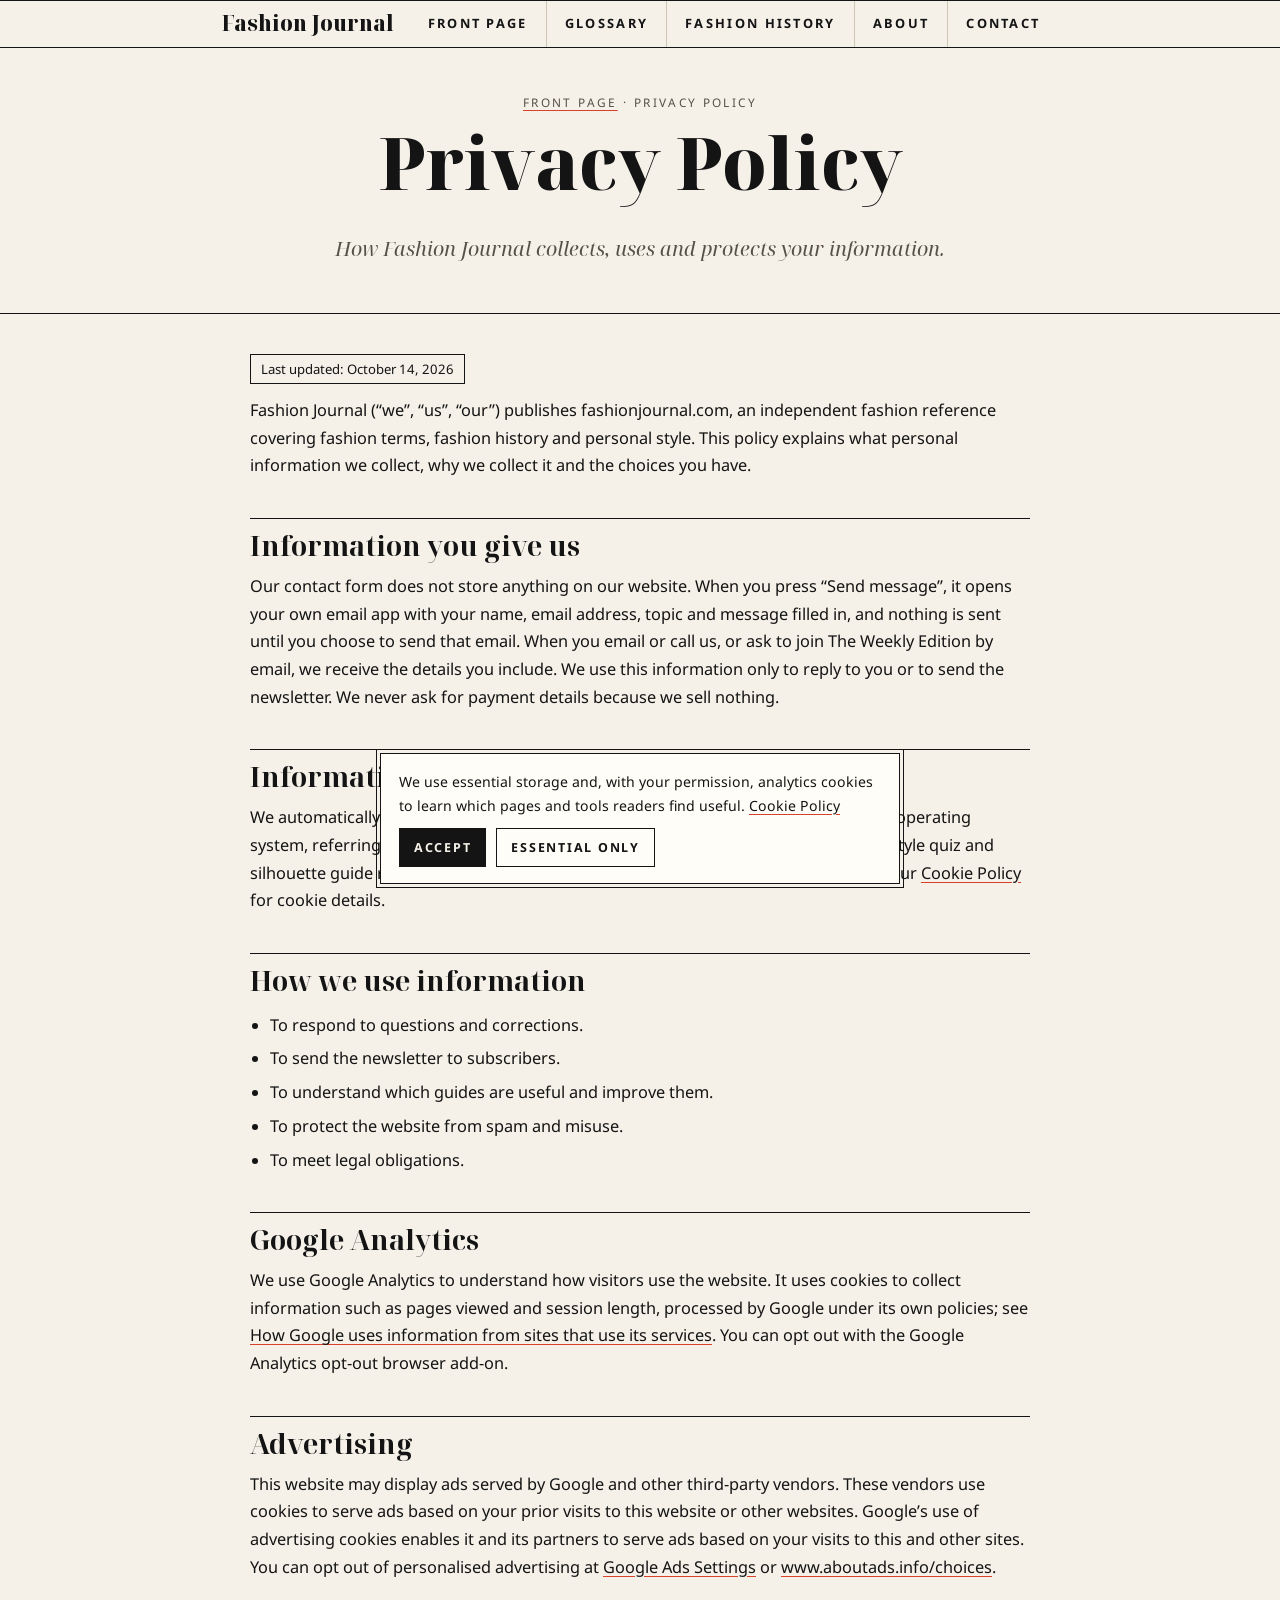
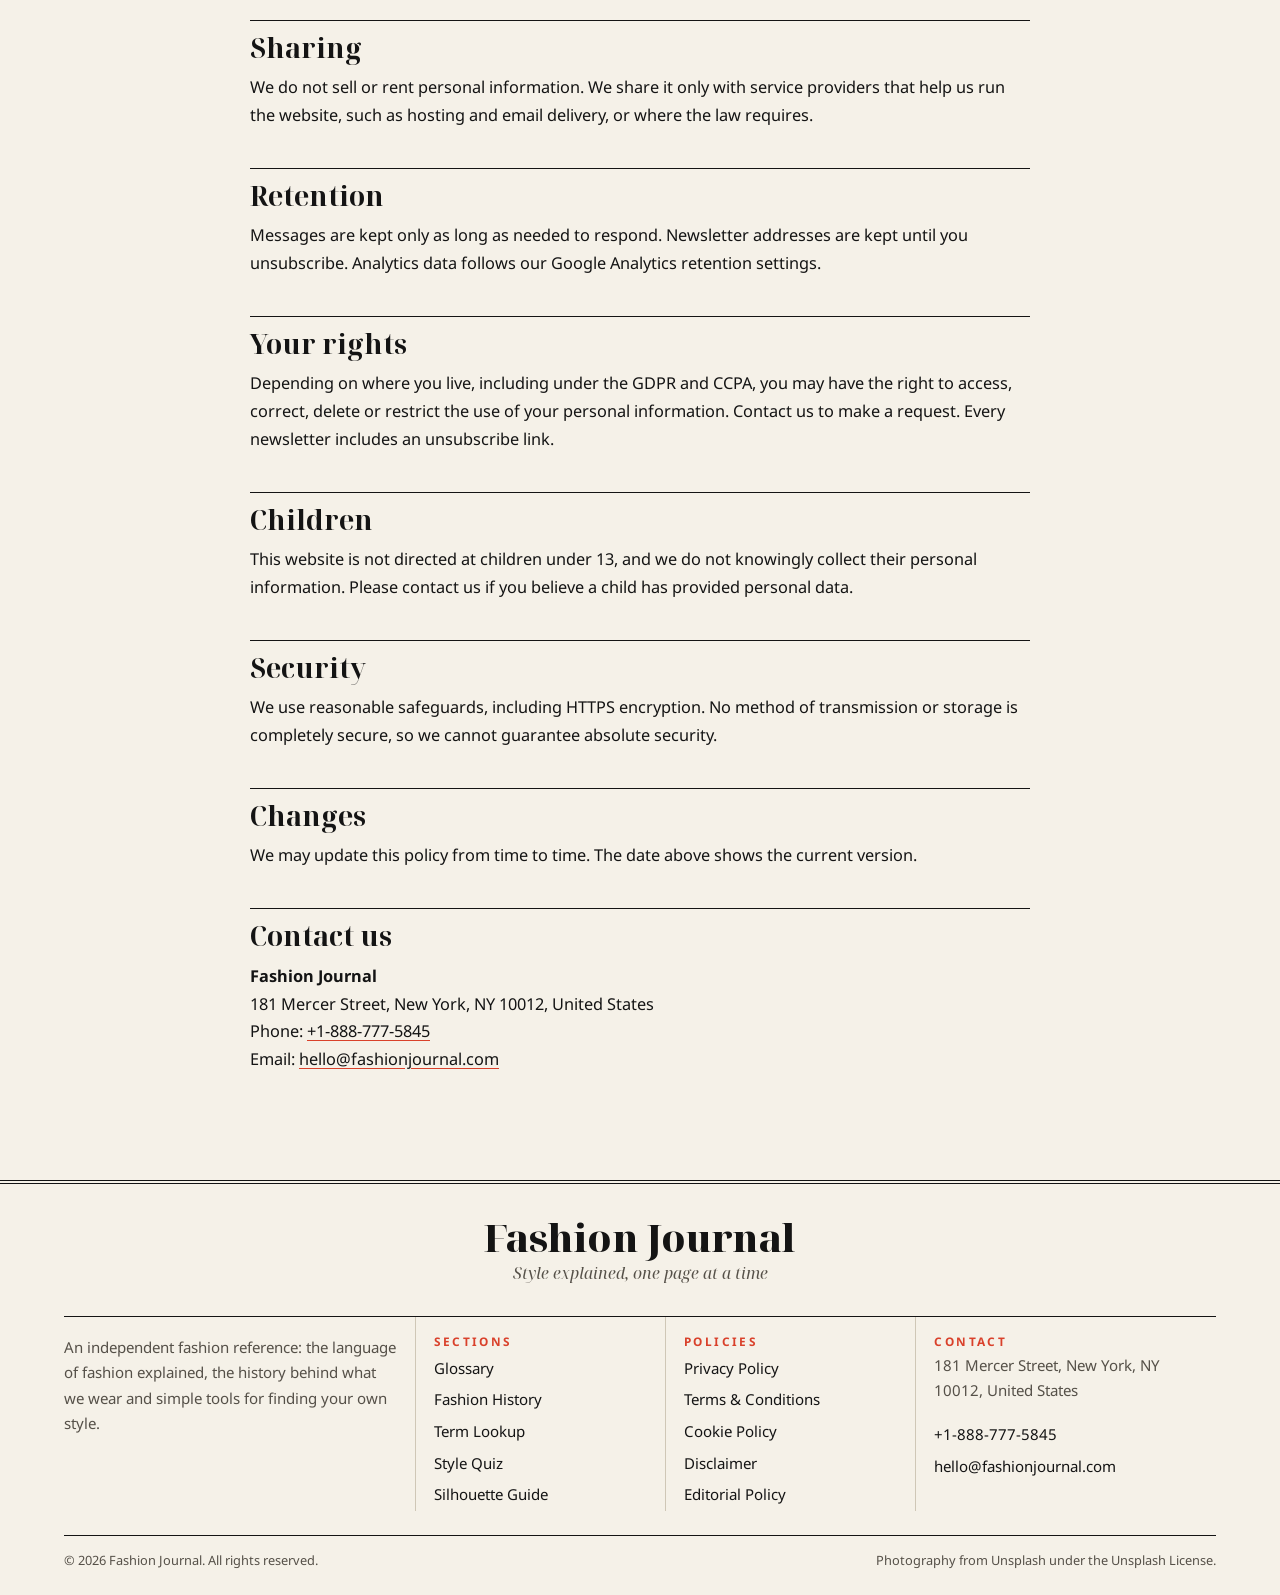
<file: privacy-policy.html>
<!DOCTYPE html>
<html lang="en">
<head>
<meta charset="UTF-8">
<meta name="viewport" content="width=device-width, initial-scale=1">
<title>Privacy Policy | Fashion Journal</title>
<meta name="description" content="How Fashion Journal handles personal information from contact messages and newsletter sign-ups, and how Google Analytics and advertising cookies are used.">
<meta name="robots" content="index, follow, max-image-preview:large">
<link rel="canonical" href="https://fashionjournal.com/privacy-policy.html">
<meta property="og:type" content="website"><meta property="og:site_name" content="Fashion Journal">
<meta property="og:title" content="Privacy Policy | Fashion Journal"><meta property="og:description" content="How Fashion Journal handles personal information from contact messages and newsletter sign-ups, and how Google Analytics and advertising cookies are used.">
<meta property="og:url" content="https://fashionjournal.com/privacy-policy.html"><meta property="og:image" content="https://images.unsplash.com/photo-1515372039744-b8f02a3ae446?auto=format&fit=crop&w=1200&q=75">
<meta name="twitter:card" content="summary_large_image"><meta name="theme-color" content="#141414">
<link rel="icon" href="data:image/svg+xml,%3Csvg xmlns='http://www.w3.org/2000/svg' viewBox='0 0 40 40'%3E%3Crect width='40' height='40' fill='%23141414'/%3E%3Ctext x='20' y='29' text-anchor='middle' font-family='Georgia' font-weight='700' font-size='24' fill='%23F5F1E8'%3EF%3C/text%3E%3Crect x='8' y='33' width='24' height='2' fill='%23D9412B'/%3E%3C/svg%3E">
<link rel="preconnect" href="https://fonts.googleapis.com"><link rel="preconnect" href="https://fonts.gstatic.com" crossorigin><link rel="preconnect" href="https://images.unsplash.com">
<link href="https://fonts.googleapis.com/css2?family=Noto+Sans:wght@400;700&family=Noto+Serif+Display:ital,wght@0,700;0,800;1,400&display=swap" rel="stylesheet">
<link rel="stylesheet" href="assets/css/style.css">
<!-- Google tag (gtag.js) -->
<script async src="https://www.googletagmanager.com/gtag/js?id=G-0LY0HY7L01"></script>
<script>
  window.dataLayer = window.dataLayer || [];
  function gtag(){dataLayer.push(arguments);}
  gtag('js', new Date());
  gtag('config', 'G-0LY0HY7L01');
</script>

</head>
<body>
<a class="skip" href="#main">Skip to content</a>

<header class="hdr">
  <div class="wrap">
    <a class="mini" href="index.html" aria-label="Fashion Journal home" style="display:flex">Fashion Journal</a>
    <nav id="nav" aria-label="Main navigation"><ul class="nav"><li><a href="index.html">Front Page</a></li><li><a href="fashion-glossary.html">Glossary</a></li><li><a href="fashion-history.html">Fashion History</a></li><li><a href="about.html">About</a></li><li><a href="contact.html">Contact</a></li></ul></nav>
    <button class="burger" aria-label="Open menu" aria-expanded="false" aria-controls="nav"><span></span><span></span><span></span></button>
  </div>
</header>
<main id="main">
<section class="phd"><div class="wrap"><p class="crumbs"><a href="index.html">Front Page</a> &middot; Privacy Policy</p><h1>Privacy Policy</h1><p class="dek">How Fashion Journal collects, uses and protects your information.</p></div></section><div class="wrap"><article class="prose"><p class="upd">Last updated: October 14, 2026</p>
<p>Fashion Journal (&ldquo;we&rdquo;, &ldquo;us&rdquo;, &ldquo;our&rdquo;) publishes fashionjournal.com, an independent fashion reference covering fashion terms, fashion history and personal style. This policy explains what personal information we collect, why we collect it and the choices you have.</p>
<h2>Information you give us</h2>
<p>Our contact form does not store anything on our website. When you press &ldquo;Send message&rdquo;, it opens your own email app with your name, email address, topic and message filled in, and nothing is sent until you choose to send that email. When you email or call us, or ask to join The Weekly Edition by email, we receive the details you include. We use this information only to reply to you or to send the newsletter. We never ask for payment details because we sell nothing.</p>
<h2>Information collected automatically</h2>
<p>We automatically receive technical data such as IP address, browser and device type, operating system, referring page, pages visited and the time of your visit. The glossary search, style quiz and silhouette guide run entirely in your browser; your selections are not sent to us. See our <a href="cookie-policy.html">Cookie Policy</a> for cookie details.</p>
<h2>How we use information</h2>
<ul><li>To respond to questions and corrections.</li><li>To send the newsletter to subscribers.</li><li>To understand which guides are useful and improve them.</li><li>To protect the website from spam and misuse.</li><li>To meet legal obligations.</li></ul>
<h2>Google Analytics</h2>
<p>We use Google Analytics to understand how visitors use the website. It uses cookies to collect information such as pages viewed and session length, processed by Google under its own policies; see <a href="https://policies.google.com/technologies/partner-sites" target="_blank" rel="noopener">How Google uses information from sites that use its services</a>. You can opt out with the Google Analytics opt-out browser add-on.</p>
<h2>Advertising</h2>
<p>This website may display ads served by Google and other third-party vendors. These vendors use cookies to serve ads based on your prior visits to this website or other websites. Google&#8217;s use of advertising cookies enables it and its partners to serve ads based on your visits to this and other sites. You can opt out of personalised advertising at <a href="https://www.google.com/settings/ads" target="_blank" rel="noopener">Google Ads Settings</a> or <a href="https://www.aboutads.info/choices" target="_blank" rel="noopener">www.aboutads.info/choices</a>.</p>
<h2>Sharing</h2>
<p>We do not sell or rent personal information. We share it only with service providers that help us run the website, such as hosting and email delivery, or where the law requires.</p>
<h2>Retention</h2>
<p>Messages are kept only as long as needed to respond. Newsletter addresses are kept until you unsubscribe. Analytics data follows our Google Analytics retention settings.</p>
<h2>Your rights</h2>
<p>Depending on where you live, including under the GDPR and CCPA, you may have the right to access, correct, delete or restrict the use of your personal information. Contact us to make a request. Every newsletter includes an unsubscribe link.</p>
<h2>Children</h2>
<p>This website is not directed at children under 13, and we do not knowingly collect their personal information. Please contact us if you believe a child has provided personal data.</p>
<h2>Security</h2>
<p>We use reasonable safeguards, including HTTPS encryption. No method of transmission or storage is completely secure, so we cannot guarantee absolute security.</p>
<h2>Changes</h2>
<p>We may update this policy from time to time. The date above shows the current version.</p><h2>Contact us</h2><p><strong>Fashion Journal</strong><br>181 Mercer Street, New York, NY 10012, United States<br>Phone: <a href="tel:+18887775845">+1-888-777-5845</a><br>Email: <a href="mailto:hello@fashionjournal.com">hello@fashionjournal.com</a></p></article></div></main>
<footer class="ftr">
  <div class="wrap">
    <a class="logo" href="index.html"><b style="font-size:2.4rem">Fashion Journal</b><small>Style explained, one page at a time</small></a>
    <div class="ftr-grid">
      <div><p>An independent fashion reference: the language of fashion explained, the history behind what we wear and simple tools for finding your own style.</p></div>
      <div><h4>Sections</h4><a href="fashion-glossary.html">Glossary</a><a href="fashion-history.html">Fashion History</a><a href="index.html#lookup">Term Lookup</a><a href="index.html#quiz">Style Quiz</a><a href="index.html#silhouettes">Silhouette Guide</a></div>
      <div><h4>Policies</h4><a href="privacy-policy.html">Privacy Policy</a><a href="terms-and-conditions.html">Terms &amp; Conditions</a><a href="cookie-policy.html">Cookie Policy</a><a href="disclaimer.html">Disclaimer</a><a href="editorial-policy.html">Editorial Policy</a></div>
      <div><h4>Contact</h4><p style="margin-top:0">181 Mercer Street, New York, NY 10012, United States</p><a href="tel:+18887775845">+1-888-777-5845</a><a href="mailto:hello@fashionjournal.com">hello@fashionjournal.com</a></div>
    </div>
    <div class="ftr-base"><span>&copy; <span id="year">2026</span> Fashion Journal. All rights reserved.</span><span>Photography from Unsplash under the Unsplash License.</span></div>
  </div>
</footer>
<div class="cookie" id="cookie" role="dialog" aria-label="Cookie notice"><p>We use essential storage and, with your permission, analytics cookies to learn which pages and tools readers find useful. <a href="cookie-policy.html">Cookie Policy</a></p><button class="y" data-cookie="accepted">Accept</button><button data-cookie="declined">Essential only</button></div>
<script src="assets/js/main.js" defer></script>
</body>
</html>
</file>
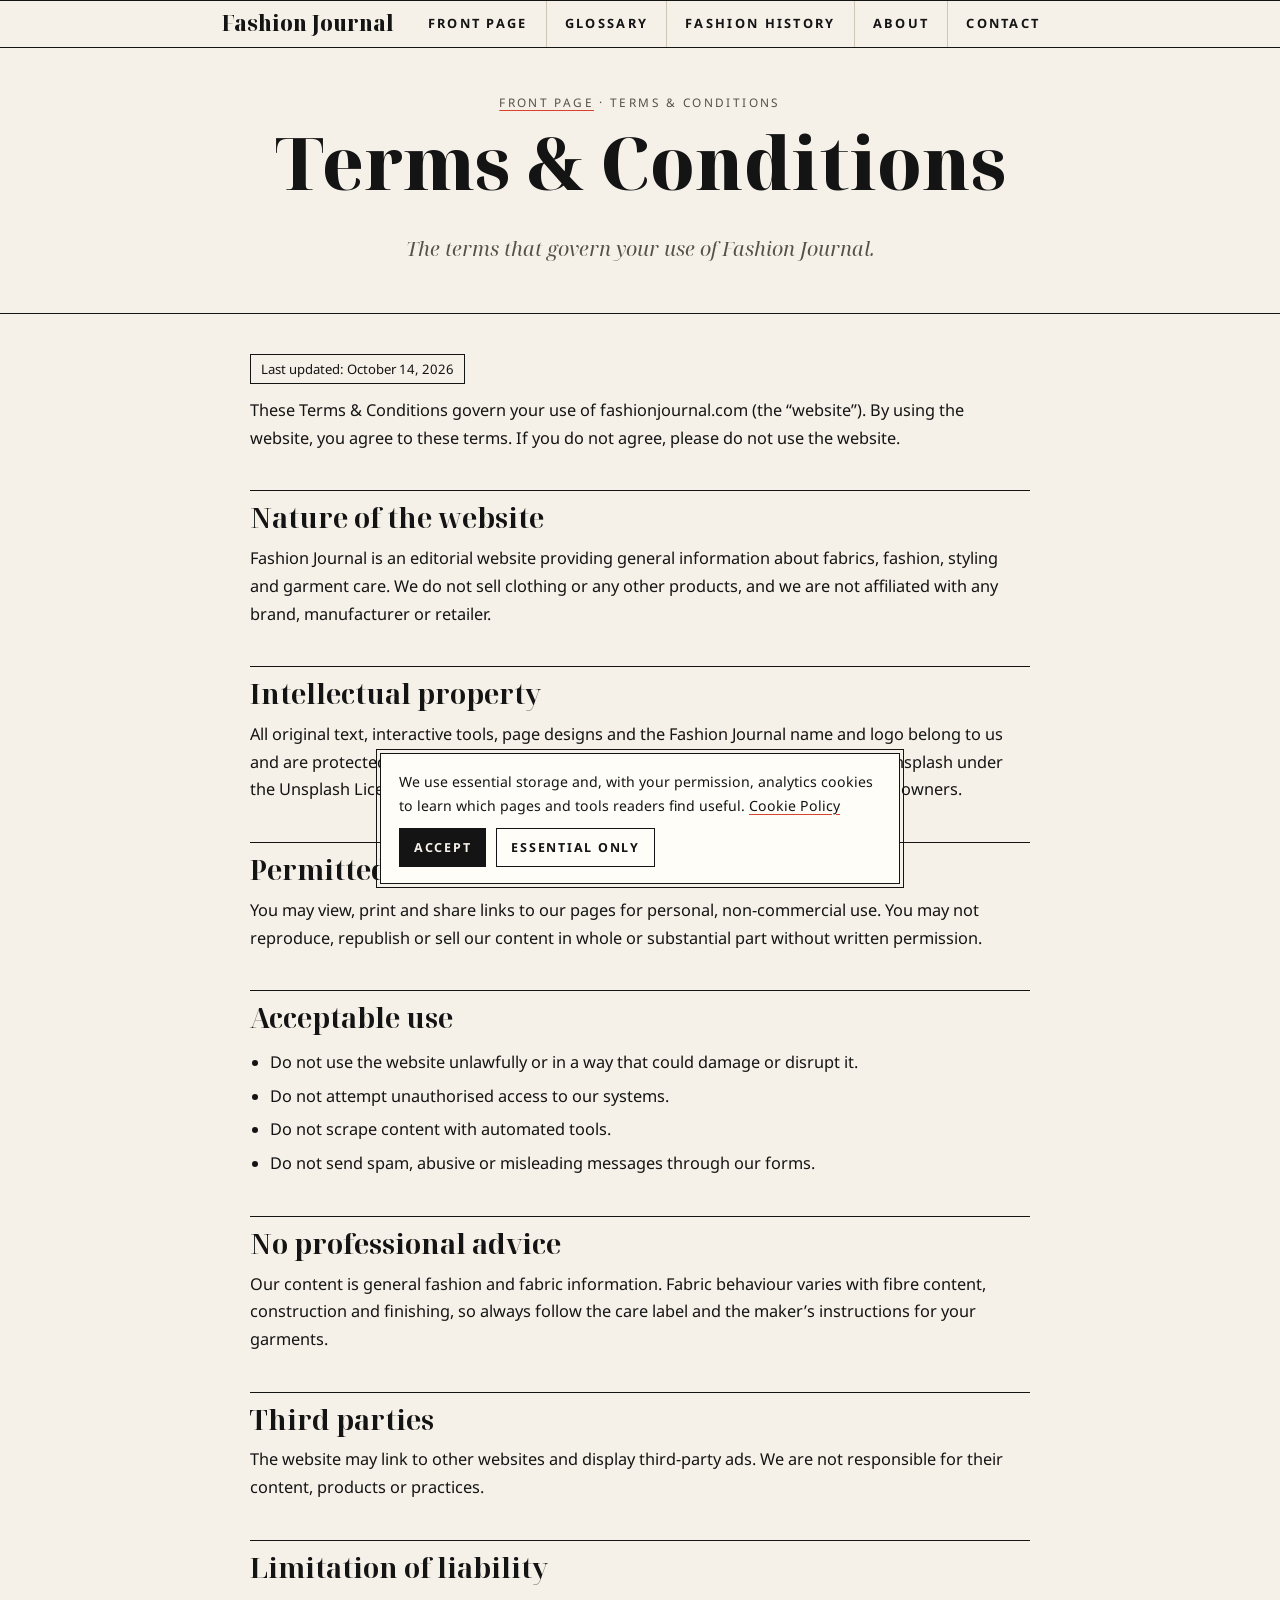
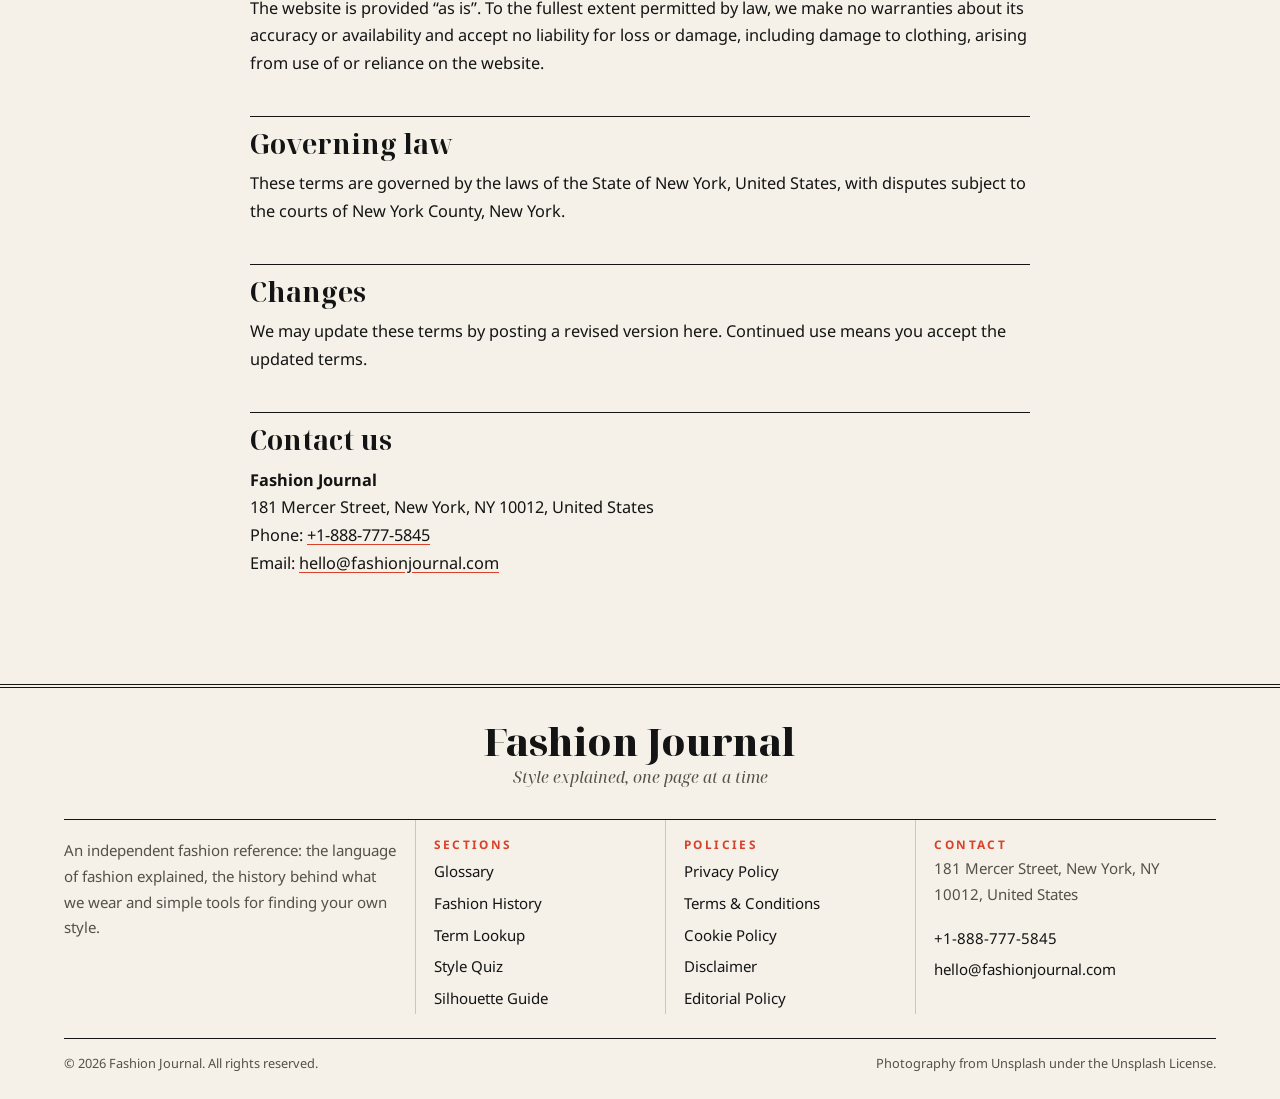
<file: terms-and-conditions.html>
<!DOCTYPE html>
<html lang="en">
<head>
<meta charset="UTF-8">
<meta name="viewport" content="width=device-width, initial-scale=1">
<title>Terms &amp; Conditions | Fashion Journal</title>
<meta name="description" content="Terms and conditions for using Fashion Journal, including its editorial nature, intellectual property, acceptable use and limitation of liability.">
<meta name="robots" content="index, follow, max-image-preview:large">
<link rel="canonical" href="https://fashionjournal.com/terms-and-conditions.html">
<meta property="og:type" content="website"><meta property="og:site_name" content="Fashion Journal">
<meta property="og:title" content="Terms &amp; Conditions | Fashion Journal"><meta property="og:description" content="Terms and conditions for using Fashion Journal, including its editorial nature, intellectual property, acceptable use and limitation of liability.">
<meta property="og:url" content="https://fashionjournal.com/terms-and-conditions.html"><meta property="og:image" content="https://images.unsplash.com/photo-1515372039744-b8f02a3ae446?auto=format&fit=crop&w=1200&q=75">
<meta name="twitter:card" content="summary_large_image"><meta name="theme-color" content="#141414">
<link rel="icon" href="data:image/svg+xml,%3Csvg xmlns='http://www.w3.org/2000/svg' viewBox='0 0 40 40'%3E%3Crect width='40' height='40' fill='%23141414'/%3E%3Ctext x='20' y='29' text-anchor='middle' font-family='Georgia' font-weight='700' font-size='24' fill='%23F5F1E8'%3EF%3C/text%3E%3Crect x='8' y='33' width='24' height='2' fill='%23D9412B'/%3E%3C/svg%3E">
<link rel="preconnect" href="https://fonts.googleapis.com"><link rel="preconnect" href="https://fonts.gstatic.com" crossorigin><link rel="preconnect" href="https://images.unsplash.com">
<link href="https://fonts.googleapis.com/css2?family=Noto+Sans:wght@400;700&family=Noto+Serif+Display:ital,wght@0,700;0,800;1,400&display=swap" rel="stylesheet">
<link rel="stylesheet" href="assets/css/style.css">
<!-- Google tag (gtag.js) -->
<script async src="https://www.googletagmanager.com/gtag/js?id=G-0LY0HY7L01"></script>
<script>
  window.dataLayer = window.dataLayer || [];
  function gtag(){dataLayer.push(arguments);}
  gtag('js', new Date());
  gtag('config', 'G-0LY0HY7L01');
</script>

</head>
<body>
<a class="skip" href="#main">Skip to content</a>

<header class="hdr">
  <div class="wrap">
    <a class="mini" href="index.html" aria-label="Fashion Journal home" style="display:flex">Fashion Journal</a>
    <nav id="nav" aria-label="Main navigation"><ul class="nav"><li><a href="index.html">Front Page</a></li><li><a href="fashion-glossary.html">Glossary</a></li><li><a href="fashion-history.html">Fashion History</a></li><li><a href="about.html">About</a></li><li><a href="contact.html">Contact</a></li></ul></nav>
    <button class="burger" aria-label="Open menu" aria-expanded="false" aria-controls="nav"><span></span><span></span><span></span></button>
  </div>
</header>
<main id="main">
<section class="phd"><div class="wrap"><p class="crumbs"><a href="index.html">Front Page</a> &middot; Terms &amp; Conditions</p><h1>Terms &amp; Conditions</h1><p class="dek">The terms that govern your use of Fashion Journal.</p></div></section><div class="wrap"><article class="prose"><p class="upd">Last updated: October 14, 2026</p>
<p>These Terms &amp; Conditions govern your use of fashionjournal.com (the &ldquo;website&rdquo;). By using the website, you agree to these terms. If you do not agree, please do not use the website.</p>
<h2>Nature of the website</h2>
<p>Fashion Journal is an editorial website providing general information about fabrics, fashion, styling and garment care. We do not sell clothing or any other products, and we are not affiliated with any brand, manufacturer or retailer.</p>
<h2>Intellectual property</h2>
<p>All original text, interactive tools, page designs and the Fashion Journal name and logo belong to us and are protected by copyright and trademark law. Photographs are sourced from Unsplash under the Unsplash License, and any logos visible in photographs belong to their respective owners.</p>
<h2>Permitted use</h2>
<p>You may view, print and share links to our pages for personal, non-commercial use. You may not reproduce, republish or sell our content in whole or substantial part without written permission.</p>
<h2>Acceptable use</h2>
<ul><li>Do not use the website unlawfully or in a way that could damage or disrupt it.</li><li>Do not attempt unauthorised access to our systems.</li><li>Do not scrape content with automated tools.</li><li>Do not send spam, abusive or misleading messages through our forms.</li></ul>
<h2>No professional advice</h2>
<p>Our content is general fashion and fabric information. Fabric behaviour varies with fibre content, construction and finishing, so always follow the care label and the maker&#8217;s instructions for your garments.</p>
<h2>Third parties</h2>
<p>The website may link to other websites and display third-party ads. We are not responsible for their content, products or practices.</p>
<h2>Limitation of liability</h2>
<p>The website is provided &ldquo;as is&rdquo;. To the fullest extent permitted by law, we make no warranties about its accuracy or availability and accept no liability for loss or damage, including damage to clothing, arising from use of or reliance on the website.</p>
<h2>Governing law</h2>
<p>These terms are governed by the laws of the State of New York, United States, with disputes subject to the courts of New York County, New York.</p>
<h2>Changes</h2>
<p>We may update these terms by posting a revised version here. Continued use means you accept the updated terms.</p><h2>Contact us</h2><p><strong>Fashion Journal</strong><br>181 Mercer Street, New York, NY 10012, United States<br>Phone: <a href="tel:+18887775845">+1-888-777-5845</a><br>Email: <a href="mailto:hello@fashionjournal.com">hello@fashionjournal.com</a></p></article></div></main>
<footer class="ftr">
  <div class="wrap">
    <a class="logo" href="index.html"><b style="font-size:2.4rem">Fashion Journal</b><small>Style explained, one page at a time</small></a>
    <div class="ftr-grid">
      <div><p>An independent fashion reference: the language of fashion explained, the history behind what we wear and simple tools for finding your own style.</p></div>
      <div><h4>Sections</h4><a href="fashion-glossary.html">Glossary</a><a href="fashion-history.html">Fashion History</a><a href="index.html#lookup">Term Lookup</a><a href="index.html#quiz">Style Quiz</a><a href="index.html#silhouettes">Silhouette Guide</a></div>
      <div><h4>Policies</h4><a href="privacy-policy.html">Privacy Policy</a><a href="terms-and-conditions.html">Terms &amp; Conditions</a><a href="cookie-policy.html">Cookie Policy</a><a href="disclaimer.html">Disclaimer</a><a href="editorial-policy.html">Editorial Policy</a></div>
      <div><h4>Contact</h4><p style="margin-top:0">181 Mercer Street, New York, NY 10012, United States</p><a href="tel:+18887775845">+1-888-777-5845</a><a href="mailto:hello@fashionjournal.com">hello@fashionjournal.com</a></div>
    </div>
    <div class="ftr-base"><span>&copy; <span id="year">2026</span> Fashion Journal. All rights reserved.</span><span>Photography from Unsplash under the Unsplash License.</span></div>
  </div>
</footer>
<div class="cookie" id="cookie" role="dialog" aria-label="Cookie notice"><p>We use essential storage and, with your permission, analytics cookies to learn which pages and tools readers find useful. <a href="cookie-policy.html">Cookie Policy</a></p><button class="y" data-cookie="accepted">Accept</button><button data-cookie="declined">Essential only</button></div>
<script src="assets/js/main.js" defer></script>
</body>
</html>
</file>
<file: assets/css/style.css>
/* Fashion Journal — newsprint editorial: masthead, rules, columns, vermilion accent */
:root{--paper:#F5F1E8;--paper2:#ECE6D8;--ink:#141414;--ink2:#555048;--ver:#D9412B;--blue:#2D4B73;--rule:#141414;--line:#CFC7B6;--white:#FFFDF8}
*,*::before,*::after{box-sizing:border-box}
html{scroll-behavior:smooth;-webkit-text-size-adjust:100%}
body{margin:0;background:var(--paper);color:var(--ink);font:400 1.02rem/1.7 "Noto Sans",system-ui,sans-serif;overflow-x:hidden}
img{max-width:100%;height:auto;display:block}
a{color:var(--ink);text-decoration-color:var(--ver);text-underline-offset:3px}
a:hover{color:var(--ver)}
h1,h2,h3,h4{font-family:"Noto Serif Display",Georgia,serif;font-weight:700;line-height:1.08;margin:0 0 .45em;overflow-wrap:anywhere}
h1{font-size:clamp(2.4rem,5.6vw,4.6rem);font-weight:800}
h2{font-size:clamp(1.8rem,3.6vw,2.8rem)}
h3{font-size:1.4rem}
p{margin:0 0 1em}
.wrap{width:100%;max-width:1200px;margin:0 auto;padding:0 24px}
section{padding:60px 0}
.skip{position:absolute;left:-999px;top:8px;background:var(--ink);color:#fff;padding:8px 14px;z-index:200}
.skip:focus{left:12px}
.muted{color:var(--ink2)}
.kicker{display:block;font-size:.72rem;font-weight:700;letter-spacing:.22em;text-transform:uppercase;color:var(--ver);margin-bottom:8px}
.dek{font-family:"Noto Serif Display",serif;font-style:italic;font-size:1.25rem;line-height:1.45;color:var(--ink2)}
.drop::first-letter{float:left;font-family:"Noto Serif Display",serif;font-weight:800;font-size:4.2rem;line-height:.85;padding:6px 10px 0 0;color:var(--ver)}

/* masthead */
.mast{border-bottom:4px double var(--rule)}
.mast .top{display:flex;justify-content:space-between;gap:12px;font-size:.78rem;letter-spacing:.12em;text-transform:uppercase;padding:10px 0;border-bottom:1px solid var(--rule)}
.mast .top a{text-decoration:none}
.logo{display:block;text-align:center;text-decoration:none;color:var(--ink);padding:14px 0 10px}
.logo b{font-family:"Noto Serif Display",serif;font-weight:800;font-size:clamp(2.4rem,7vw,5rem);letter-spacing:-.02em;line-height:1;display:block}
.logo small{display:block;font-family:"Noto Serif Display",serif;font-style:italic;font-size:1rem;color:var(--ink2);margin-top:4px}
.hdr{position:sticky;top:0;z-index:60;background:var(--paper);border-top:1px solid var(--rule);border-bottom:1px solid var(--rule)}
.hdr .wrap{display:flex;align-items:center;justify-content:center;gap:16px;position:relative}
.nav{list-style:none;display:flex;justify-content:center;gap:0;margin:0;padding:0}
.nav a{display:block;text-decoration:none;color:var(--ink);font-size:.8rem;font-weight:700;letter-spacing:.18em;text-transform:uppercase;padding:12px 18px}
.nav li+li a{border-left:1px solid var(--line)}
.nav a:hover{color:var(--ver)}
.nav a[aria-current]{background:var(--ink);color:var(--paper)}
.mini{display:none;font-family:"Noto Serif Display",serif;font-weight:800;font-size:1.3rem;text-decoration:none;color:var(--ink)}
.burger{display:none;background:transparent;border:1px solid var(--ink);width:44px;height:40px;padding:0;cursor:pointer;flex-direction:column;align-items:center;justify-content:center;gap:4px}
.burger span{width:18px;height:2px;background:var(--ink);display:block}

/* buttons */
.btn{display:inline-flex;align-items:center;gap:8px;background:var(--ink);color:var(--paper);text-decoration:none;font-weight:700;font-size:.8rem;letter-spacing:.16em;text-transform:uppercase;padding:13px 22px;border:1px solid var(--ink);cursor:pointer;font-family:inherit}
.btn:hover{background:var(--ver);border-color:var(--ver);color:#fff}
.btn.ln{background:transparent;color:var(--ink)}
.btn.ln:hover{background:var(--ink);color:var(--paper)}

/* front page */
.front{display:grid;grid-template-columns:2fr 1fr;gap:0;border-bottom:1px solid var(--rule)}
.front .lead-story{padding:30px 30px 30px 0;border-right:1px solid var(--rule);min-width:0}
.front .lead-story img{width:100%;aspect-ratio:16/10;object-fit:cover;margin-bottom:18px;filter:grayscale(.15)}
.front .lead-story figcaption{font-size:.82rem;color:var(--ink2);margin:-10px 0 16px;font-style:italic}
.front aside{padding:30px 0 30px 30px;min-width:0}
.brief{padding:16px 0;border-bottom:1px solid var(--line)}
.brief:last-child{border-bottom:0}
.brief h3{font-size:1.2rem;margin-bottom:6px}
.brief p{margin:0;font-size:.94rem;color:var(--ink2)}
.brief img{width:100%;aspect-ratio:16/10;object-fit:cover;margin-bottom:10px;filter:grayscale(.15)}
.ctas{display:flex;flex-wrap:wrap;gap:10px;margin-top:16px}

/* tool sections */
.desk{border-top:4px double var(--rule);padding-top:20px}
.desk-h{display:flex;justify-content:space-between;align-items:baseline;gap:12px;border-bottom:1px solid var(--rule);padding-bottom:10px;margin-bottom:24px;flex-wrap:wrap}
.desk-h h2{margin:0}
.desk-h span{font-family:"Noto Serif Display",serif;font-style:italic;color:var(--ink2)}
.tg{display:grid;grid-template-columns:1fr 1fr;gap:40px;align-items:start}
.tg>*{min-width:0}
.box{background:var(--white);border:1px solid var(--rule);padding:26px;min-width:0}
.box.inv{background:var(--ink);color:var(--paper)}
.box.inv h3{color:var(--paper)}
input[type=search],select,input[type=text],input[type=email],textarea{font:inherit;width:100%;max-width:100%;background:var(--white);border:1px solid var(--ink);border-radius:0;padding:11px 12px;color:var(--ink)}
input:focus,select:focus,textarea:focus,button:focus-visible{outline:2px solid var(--ver);outline-offset:2px}
label.lb{display:flex;flex-direction:column;gap:6px;font-size:.76rem;letter-spacing:.16em;text-transform:uppercase;font-weight:700;margin-top:14px}
.letters{display:flex;flex-wrap:wrap;gap:4px;margin:14px 0}
.letters button{font:inherit;font-weight:700;font-size:.85rem;width:34px;height:34px;border:1px solid var(--line);background:var(--white);cursor:pointer;color:var(--ink)}
.letters button[aria-pressed=true]{background:var(--ver);border-color:var(--ver);color:#fff}
.terms{list-style:none;margin:0;padding:0;max-height:420px;overflow-y:auto}
.terms li{padding:12px 0;border-bottom:1px solid var(--line)}
.terms b{font-family:"Noto Serif Display",serif;font-size:1.15rem}
.terms small{display:block;color:var(--ink2);font-size:.92rem}
.count{font-size:.85rem;color:var(--ink2);margin:0 0 6px}
.q{border-bottom:1px solid var(--line);padding:12px 0}
.q p{font-family:"Noto Serif Display",serif;font-weight:700;margin:0 0 8px;font-size:1.05rem}
.q .opts{display:flex;flex-wrap:wrap;gap:6px}
.q button{font:inherit;font-size:.88rem;border:1px solid var(--ink);background:var(--white);padding:6px 12px;cursor:pointer;color:var(--ink)}
.q button[aria-pressed=true]{background:var(--ink);color:var(--paper)}
.res-h{font-family:"Noto Serif Display",serif;font-weight:800;font-size:2.4rem;line-height:1;color:var(--ver);margin:6px 0 12px}
.bar{display:grid;grid-template-columns:110px 1fr 30px;gap:10px;align-items:center;font-size:.85rem;margin:6px 0}
.bar i{display:block;height:8px;background:var(--paper2)}
.bar i span{display:block;height:100%;background:var(--ver)}
.sil{display:flex;flex-wrap:wrap;gap:12px;margin:14px 0}
.sil figure{margin:0;flex:1 1 110px;text-align:center;border:1px solid var(--line);padding:10px;background:var(--white);cursor:pointer}
.sil figure[aria-pressed=true]{border-color:var(--ver);box-shadow:inset 0 0 0 1px var(--ver)}
.sil svg{width:70px;height:100px;margin:0 auto}
.sil figcaption{font-size:.82rem;font-weight:700;margin-top:6px}
.pic img{width:100%;aspect-ratio:16/10;object-fit:cover;margin-top:22px;filter:grayscale(.15)}
.pull{border-top:3px solid var(--ver);border-bottom:1px solid var(--rule);padding:16px 0;margin:18px 0;font-family:"Noto Serif Display",serif;font-style:italic;font-size:1.3rem;line-height:1.35}

/* columns & band */
.cols3{column-count:3;column-gap:34px;column-rule:1px solid var(--line)}
.cols3 p{break-inside:avoid-column}
.band{position:relative;padding:0;min-height:440px;display:flex;align-items:flex-end;overflow:hidden;border-top:1px solid var(--rule);border-bottom:1px solid var(--rule)}
.band img{position:absolute;inset:0;width:100%;height:100%;object-fit:cover;filter:grayscale(1) contrast(1.05)}
.band .wrap{position:relative;z-index:2;padding-top:140px;padding-bottom:40px}
.band blockquote{margin:0;background:var(--paper);display:inline-block;max-width:720px;padding:22px 26px;font-family:"Noto Serif Display",serif;font-weight:700;font-size:clamp(1.4rem,2.8vw,2rem);line-height:1.25;border-left:6px solid var(--ver)}
.band blockquote small{display:block;font-family:"Noto Sans",sans-serif;font-weight:400;font-size:.85rem;color:var(--ink2);margin-top:8px}
.listing{display:grid;grid-template-columns:repeat(4,minmax(0,1fr));gap:0;border-top:1px solid var(--rule);margin-top:20px}
.listing div{padding:20px 20px 10px 0}
.listing div+div{padding-left:20px;border-left:1px solid var(--line)}
.listing b{font-family:"Noto Serif Display",serif;font-size:2.4rem;line-height:1;color:var(--ver);display:block}
.listing p{font-size:.94rem;color:var(--ink2);margin:6px 0 0}
.faq{columns:2;column-gap:34px;column-rule:1px solid var(--line)}
.faq details{break-inside:avoid;border-bottom:1px solid var(--line);padding:4px 0 6px}
.faq summary{cursor:pointer;font-family:"Noto Serif Display",serif;font-weight:700;font-size:1.12rem;padding:10px 0;list-style:none}
.faq summary::-webkit-details-marker{display:none}
.faq summary::before{content:"Q. ";color:var(--ver)}
.faq p{color:var(--ink2);margin:0 0 8px}
.nl{border:1px solid var(--rule);outline:1px solid var(--rule);outline-offset:4px;padding:40px;display:grid;grid-template-columns:1.3fr 1fr;gap:26px;align-items:center;background:var(--white)}
.nl small{display:block;margin-top:10px;font-size:.84rem;color:var(--ink2)}

/* inner pages */
.phd{padding:44px 0 30px;border-bottom:1px solid var(--rule);text-align:center}
.phd .wrap{max-width:900px}
.crumbs{font-size:.74rem;letter-spacing:.2em;text-transform:uppercase;color:var(--ink2);margin-bottom:12px}
.crumbs a{color:var(--ink2)}
.gloss{columns:2;column-gap:40px;column-rule:1px solid var(--line);margin-top:24px}
.gloss h3{break-after:avoid;font-size:2rem;color:var(--ver);border-bottom:1px solid var(--rule);margin:22px 0 8px}
.gloss h3:first-child{margin-top:0}
.gloss dl{margin:0}
.gloss dt{font-family:"Noto Serif Display",serif;font-weight:700;font-size:1.1rem;break-after:avoid}
.gloss dd{margin:0 0 12px;color:var(--ink2);font-size:.95rem;break-inside:avoid}
.era{display:grid;grid-template-columns:.9fr 1.1fr;gap:36px;padding:44px 0;border-bottom:1px solid var(--rule);align-items:center}
.era:nth-of-type(even) figure{order:2}
.era figure{margin:0}
.era img{width:100%;aspect-ratio:4/5;object-fit:cover;filter:grayscale(.2)}
.era figcaption{font-size:.84rem;font-style:italic;color:var(--ink2);margin-top:8px}
.era>div{min-width:0}
.era .yr{font-family:"Noto Serif Display",serif;font-weight:800;font-size:3rem;color:var(--ver);line-height:1}
.tblw{overflow-x:auto;border:1px solid var(--rule);background:var(--white);margin-top:18px}
.tbl{width:100%;border-collapse:collapse;min-width:540px;color:var(--ink)}
.tbl th,.tbl td{text-align:left;padding:12px 16px;border-bottom:1px solid var(--line);font-size:.95rem}
.tbl th{background:var(--ink);color:var(--paper);font-size:.74rem;letter-spacing:.16em;text-transform:uppercase}
.tbl tr:last-child td{border-bottom:0}
.vals{display:grid;grid-template-columns:repeat(4,minmax(0,1fr));border-top:1px solid var(--rule)}
.vals div{padding:20px 20px 0 0}
.vals div+div{padding-left:20px;border-left:1px solid var(--line)}
.vals b{font-family:"Noto Serif Display",serif;font-size:1.25rem;display:block}
.vals p{font-size:.95rem;color:var(--ink2)}
.contact{display:grid;grid-template-columns:1.4fr 1fr;gap:34px;padding:44px 0 70px}
.fld{margin-bottom:16px;display:flex;flex-direction:column;gap:6px}
.fld label{font-size:.76rem;letter-spacing:.16em;text-transform:uppercase;font-weight:700}
.two{display:grid;grid-template-columns:1fr 1fr;gap:16px}
textarea{min-height:150px;resize:vertical}
.agree{flex-direction:row;align-items:flex-start;gap:10px}
.agree input{margin-top:6px;accent-color:var(--ver);flex:none}
.agree label{font-weight:400;letter-spacing:0;text-transform:none;font-size:.95rem}
.hp{position:absolute;left:-9999px}
.fm{margin-top:14px;background:var(--paper2);padding:12px 16px}
.cbox{background:var(--ink);color:var(--paper);padding:28px;align-self:start}
.cbox h3{color:var(--paper)}
.cbox a{color:#F2A08F}
.prose{max-width:780px;margin:0 auto;padding:40px 0 70px}
.prose h2{font-size:1.7rem;margin-top:1.4em;border-top:1px solid var(--rule);padding-top:12px}
.prose h3{font-size:1.25rem;margin-top:1.1em}
.prose ul{padding-left:20px}
.prose li{margin-bottom:6px}
.upd{display:inline-block;border:1px solid var(--ink);padding:3px 10px;font-size:.82rem}
code{background:var(--paper2);padding:1px 6px}

/* footer */
.ftr{border-top:4px double var(--rule);margin-top:20px}
.ftr .wrap{padding-top:34px;padding-bottom:24px}
.ftr .logo{padding-top:0}
.ftr-grid{display:grid;grid-template-columns:1.4fr 1fr 1fr 1.2fr;gap:0;border-top:1px solid var(--rule);margin-top:18px}
.ftr-grid>div{padding:18px 18px 0 0}
.ftr-grid>div+div{padding-left:18px;border-left:1px solid var(--line)}
.ftr h4{font-family:"Noto Sans",sans-serif;font-size:.74rem;letter-spacing:.2em;text-transform:uppercase;color:var(--ver)}
.ftr-grid a{display:block;text-decoration:none;padding:3px 0;font-size:.94rem;overflow-wrap:anywhere}
.ftr p{font-size:.94rem;color:var(--ink2)}
.ftr-base{display:flex;flex-wrap:wrap;justify-content:space-between;gap:10px;border-top:1px solid var(--rule);margin-top:24px;padding-top:14px;font-size:.8rem;color:var(--ink2)}

/* cookie */
.cookie{position:fixed;left:16px;right:16px;bottom:16px;max-width:520px;margin:0 auto;background:var(--white);border:1px solid var(--ink);outline:1px solid var(--ink);outline-offset:3px;padding:16px 18px;display:none;flex-wrap:wrap;gap:10px;align-items:center;z-index:100}
.cookie.show{display:flex}
.cookie p{margin:0;font-size:.88rem;flex:1 1 100%}
.cookie button{font:inherit;font-weight:700;font-size:.78rem;letter-spacing:.14em;text-transform:uppercase;border:1px solid var(--ink);background:transparent;padding:8px 14px;cursor:pointer;color:var(--ink)}
.cookie button.y{background:var(--ink);color:var(--paper)}

@media (max-width:980px){
  .front,.tg,.era,.contact,.nl{grid-template-columns:1fr}
  .front .lead-story{padding-right:0;border-right:0;border-bottom:1px solid var(--rule)}
  .front aside{padding-left:0}
  .era:nth-of-type(even) figure{order:0}
  .era img{aspect-ratio:16/11}
  .cols3{column-count:2}
  .listing,.vals{grid-template-columns:repeat(2,minmax(0,1fr))}
  .listing div:nth-child(3),.vals div:nth-child(3){padding-left:0;border-left:0}
  .ftr-grid{grid-template-columns:1fr 1fr}
  .ftr-grid>div:nth-child(3){padding-left:0;border-left:0}
}
@media (max-width:820px){
  .mast .top span:first-child{display:none}
  .mini,.burger{display:flex}
  .hdr .wrap{justify-content:space-between;padding-top:8px;padding-bottom:8px}
  #nav{display:none;position:absolute;left:0;right:0;top:100%;background:var(--paper);border-bottom:1px solid var(--rule)}
  #nav.open{display:block}
  .nav{flex-direction:column}
  .nav li+li a{border-left:0;border-top:1px solid var(--line)}
}
@media (max-width:600px){
  section{padding:44px 0}
  .wrap{padding:0 16px}
  .cols3,.faq,.gloss{columns:1}
  .listing,.vals,.two,.ftr-grid{grid-template-columns:1fr}
  .listing div+div,.vals div+div,.ftr-grid>div+div{padding-left:0;border-left:0}
  .box{padding:20px}
  .nl{padding:24px}
  .bar{grid-template-columns:90px 1fr 26px}
}
</file>
